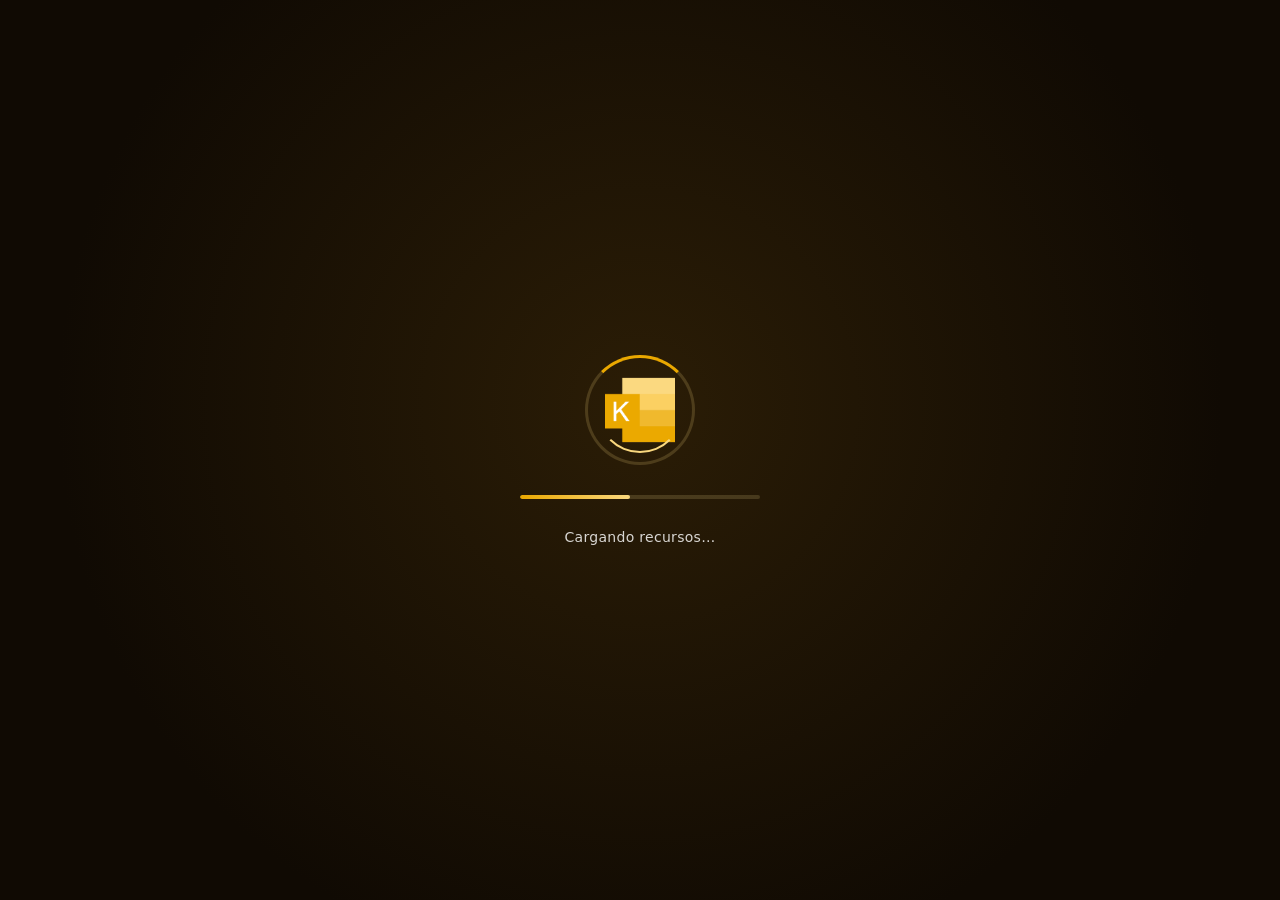
<file: Index.html>
<!DOCTYPE html>
<html lang="es">
<head>
<meta charset="UTF-8">
<meta name="viewport" content="width=device-width, initial-scale=1">
<title>Acceso</title>
<link rel="icon" type="image/png" href="logo.png">
<style>
  :root{
    --amber:#eaa800;      /* tono principal del logo */
    --amber-2:#efb62b;
    --amber-3:#f9ce62;
    --amber-4:#fad87e;
    --ink:#fffcfc;
    --ink-soft:rgba(255, 255, 255, 0.825);
    --glass-edge:rgba(255,226,150,.38);
    --deep:#150f05;
  }
  *{box-sizing:border-box}
  html,body{height:100%;margin:0}
  body{font-family:"Segoe UI",system-ui,-apple-system,Roboto,sans-serif;color:var(--ink);background:var(--deep);overflow:hidden}

  /* ============ FONDO ============ */
  .scene{position:fixed;inset:0;z-index:0;
    background:linear-gradient(180deg,#1b1306 0%,#3b2807 48%,#8a5a06 82%,#e0a010 100%)}
  .glow{position:absolute;border-radius:50%;filter:blur(70px);opacity:.55;animation:drift 18s ease-in-out infinite alternate}
  .glow.a{width:46vmax;height:46vmax;left:-12vmax;top:-14vmax;background:radial-gradient(circle,rgba(250,216,126,.55),transparent 65%)}
  .glow.b{width:40vmax;height:40vmax;right:-10vmax;bottom:-12vmax;background:radial-gradient(circle,rgba(234,168,0,.6),transparent 65%);animation-delay:-6s}
  @keyframes drift{to{transform:translate(4vmax,3vmax) scale(1.08)}}
  .sun{position:absolute;left:50%;top:44%;width:min(30vw,300px);aspect-ratio:1;border-radius:50%;transform:translate(-50%,-50%);
    background:radial-gradient(circle at 50% 40%,#fffbe9 0,#fad87e 45%,#eaa800 100%);
    box-shadow:0 0 100px 34px rgba(250,200,80,.35)}
  .scene svg{position:absolute;left:0;bottom:0;width:100%;height:60%}
  .m1{fill:var(--amber-4);opacity:.35}
  .m2{fill:var(--amber-3);opacity:.5}
  .m3{fill:var(--amber-2);opacity:.75}
  .m4{fill:#1a1206}

  /* ============ PREPANTALLA ============ */
  .preloader{position:fixed;inset:0;z-index:50;display:flex;flex-direction:column;align-items:center;justify-content:center;gap:30px;
    background:radial-gradient(circle at 50% 45%,#2b1d06 0,#100a03 72%);
    transition:opacity 1s ease,visibility 1s ease,transform 1.1s cubic-bezier(.7,0,.2,1)}
  .preloader.done{opacity:0;visibility:hidden;transform:scale(1.06)}
  .pl-logo{position:relative;width:110px;height:110px;display:grid;place-items:center}
  .pl-logo img{width:70px;height:70px;animation:breathe 2.2s ease-in-out infinite}
  .pl-logo::before{content:"";position:absolute;inset:0;border-radius:50%;
    border:3px solid rgba(250,216,126,.18);border-top-color:var(--amber);animation:spin 1.4s cubic-bezier(.5,.1,.5,.9) infinite}
  .pl-logo::after{content:"";position:absolute;inset:12px;border-radius:50%;
    border:2px solid transparent;border-bottom-color:var(--amber-4);animation:spin 2s linear infinite reverse}
  @keyframes spin{to{transform:rotate(360deg)}}
  @keyframes breathe{50%{transform:scale(.9);opacity:.85}}
  .bar{width:min(240px,60vw);height:4px;border-radius:4px;background:rgba(255,226,150,.16);overflow:hidden}
  .bar b{display:block;height:100%;width:0;border-radius:4px;background:linear-gradient(90deg,var(--amber),var(--amber-4));transition:width .25s ease-out}
  .pre-text{font-size:14px;color:var(--ink-soft);letter-spacing:.3px}

  /* ============ TARJETA ============ */
  .stage{position:relative;z-index:1;height:100%;display:flex;align-items:center;justify-content:center;padding:20px}
  .card{width:min(410px,100%);padding:36px 32px 30px;border-radius:28px;
    background:linear-gradient(150deg,rgba(255,240,200,.24),rgba(255,240,200,.07));
    border:1px solid var(--glass-edge);
    box-shadow:0 30px 70px rgba(10,6,0,.6),inset 0 1px 0 rgba(255,245,210,.5);
    backdrop-filter:blur(28px) saturate(170%);-webkit-backdrop-filter:blur(28px) saturate(170%);
    opacity:0;transform:translateY(24px) scale(.97);
    transition:opacity .9s ease .35s,transform .9s cubic-bezier(.2,.9,.3,1) .35s}
  body.ready .card{opacity:1;transform:none}
  .logo{display:block;width:76px;height:76px;margin:0 auto 16px;filter:drop-shadow(0 8px 18px rgba(234,168,0,.45))}
  h1{margin:0 0 6px;text-align:center;font-size:23px;font-weight:650}
  .sub{margin:0 0 26px;text-align:center;font-size:14px;color:var(--ink-soft)}

  .field{position:relative;margin-bottom:14px}
  .field input{width:100%;padding:15px 48px 15px 16px;border-radius:14px;font:inherit;font-size:15.5px;color:#f5f1f1;
    background:rgba(255,245,215,.1);border:1px solid rgba(255,226,150,.32);outline:none;
    transition:border-color .2s,background .2s,box-shadow .2s}
  .field input::placeholder{color:rgba(255,245,215,.55)}
  .field input:focus{border-color:var(--amber-3);background:rgba(255,245,215,.16);box-shadow:0 0 0 4px rgba(234,168,0,.28)}
  .field.error input{border-color:#ff8a7a;box-shadow:0 0 0 4px rgba(255,90,70,.22)}
  .eye{position:absolute;right:6px;top:50%;transform:translateY(-50%);width:38px;height:38px;border:0;border-radius:10px;
    background:transparent;color:rgba(255,245,215,.85);cursor:pointer;display:grid;place-items:center}
  .eye:hover{background:rgba(255,245,215,.14)}
  .eye:focus-visible,.btn:focus-visible{outline:3px solid #fff;outline-offset:2px}
  .eye svg{width:20px;height:20px;stroke:currentColor;fill:none;stroke-width:2;stroke-linecap:round;stroke-linejoin:round}

  .msg{min-height:20px;margin:0 0 12px;font-size:13.5px;color:#ffc2b8;text-align:center}
  .btn{width:100%;padding:14px;border-radius:14px;border:1px solid rgba(255,240,190,.55);font:inherit;font-size:15.5px;font-weight:700;
    color:#2a1b00;cursor:pointer;background:linear-gradient(135deg,var(--amber-3),var(--amber));
    box-shadow:0 8px 22px rgba(234,168,0,.35);transition:transform .15s,filter .15s,opacity .2s}
  .btn:hover:not(:disabled){transform:translateY(-1px);filter:brightness(1.08)}
  .btn:disabled{opacity:.55;cursor:not-allowed}
  .shake{animation:shake .45s}
  @keyframes shake{20%{transform:translateX(-9px)}40%{transform:translateX(8px)}60%{transform:translateX(-5px)}80%{transform:translateX(3px)}}

  body.leaving .card{opacity:0;transform:translateY(-16px) scale(.97);transition:opacity .6s ease,transform .6s ease}
  .veil{position:fixed;inset:0;z-index:60;background:#100a03;opacity:0;pointer-events:none;transition:opacity .7s ease .3s}
  body.leaving .veil{opacity:1}

  @media (prefers-reduced-motion:reduce){
    .glow,.pl-logo img,.pl-logo::before,.pl-logo::after{animation:none}
    .preloader,.card,.veil{transition-duration:.01s;transition-delay:0s}
  }
</style>
</head>
<body>

  <!-- Prepantalla de carga -->
  <div class="preloader" id="pre" aria-live="polite">
    <div class="pl-logo"><img src="logo.png" alt=""></div>
    <div class="bar"><b id="barFill"></b></div>
    <div class="pre-text" id="preText">Preparando tu espacio…</div>
  </div>

  <!-- Fondo -->
  <div class="scene" aria-hidden="true">
    <div class="glow a"></div><div class="glow b"></div>
    <div class="sun"></div>
    <svg viewBox="0 0 1440 600" preserveAspectRatio="none">
      <path class="m1" d="M0 330 L170 210 L300 300 L470 170 L640 310 L800 220 L980 330 L1160 200 L1320 290 L1440 240 L1440 600 L0 600Z"/>
      <path class="m2" d="M0 400 L140 320 L290 390 L450 300 L620 400 L790 330 L960 410 L1130 320 L1290 400 L1440 350 L1440 600 L0 600Z"/>
      <path class="m3" d="M0 470 L180 410 L340 470 L520 400 L700 480 L880 420 L1060 485 L1240 420 L1440 470 L1440 600 L0 600Z"/>
      <path class="m4" d="M0 540 Q360 490 720 535 T1440 520 L1440 600 L0 600Z"/>
    </svg>
  </div>

  <!-- Acceso -->
  <main class="stage">
    <form class="card" id="form" autocomplete="off" novalidate>
      <img class="logo" src="logo.png" alt="Logo">
      <h1>Bienvenido</h1>
      <p class="sub">Ingresa tu contraseña para continuar</p>

      <div class="field" id="field">
        <input type="password" id="pass" placeholder="Contraseña" aria-label="Contraseña" autocomplete="current-password">
        <button type="button" class="eye" id="eye" aria-label="Mostrar contraseña">
          <svg viewBox="0 0 24 24"><path d="M2 12s3.6-7 10-7 10 7 10 7-3.6 7-10 7S2 12 2 12z"/><circle cx="12" cy="12" r="3"/></svg>
        </button>
      </div>

      <p class="msg" id="msg" role="alert"></p>
      <button class="btn" id="go" type="submit">Entrar</button>
    </form>
  </main>

  <div class="veil"></div>

<script>
/* =====================================================
   CONFIGURACIÓN — se edita solo desde este archivo
   =====================================================
   PASSWORD_HASH es el SHA-256 de la contraseña (no el texto).

   CÓMO CAMBIAR LA CONTRASEÑA
   1) Abre la consola del navegador (F12 → pestaña Consola).
   2) Pega esto, cambiando NuevaClave por tu nueva contraseña, y pulsa Enter:
        crypto.subtle.digest('SHA-256',new TextEncoder().encode('NuevaClave'))
          .then(b=>console.log([...new Uint8Array(b)].map(x=>x.toString(16).padStart(2,'0')).join('')))
   3) Copia el texto largo que aparece y pégalo en PASSWORD_HASH (entre comillas).
   4) Guarda el archivo y recarga la página.
   (En Linux/Mac también sirve:  printf '%s' 'NuevaClave' | sha256sum)
   Distingue mayúsculas y minúsculas: 'PREDATOR1a' ≠ 'predator1a'. */
var CONFIG = {
  PASSWORD_HASH: 'a0751b390bf56e672f07ae8787f449c37454405a436992c3815d33ffc4b24f21',
  REDIRECT: '../html/index1.html',    // página a la que se entra al acceder
  SESSION_KEY: '__app_auth',  // marca de sesión (se borra al cerrar la pestaña)
  MAX_ATTEMPTS: 5,            // intentos antes del bloqueo temporal
  LOCK_SECONDS: 30
};

(function () {
  'use strict';
  var $ = function (id) { return document.getElementById(id); };
  var pre = $('pre'), fill = $('barFill'), preText = $('preText');
  var form = $('form'), pass = $('pass'), msg = $('msg'), go = $('go'), field = $('field'), eye = $('eye');

  /* Si ya hay sesión activa, entra directo */
  try { if (sessionStorage.getItem(CONFIG.SESSION_KEY) === '1') { location.replace(CONFIG.REDIRECT); return; } } catch (e) {}

  /* ---------- Prepantalla de carga ---------- */
  var steps = [
    [18, 'Preparando tu espacio…'],
    [46, 'Cargando recursos…'],
    [74, 'Verificando seguridad…'],
    [100, 'Todo listo']
  ];
  var i = 0;
  (function next() {
    if (i >= steps.length) {
      setTimeout(function () {
        pre.classList.add('done');
        document.body.classList.add('ready');
        setTimeout(function () { pass.focus(); }, 900);
      }, 450);
      return;
    }
    fill.style.width = steps[i][0] + '%';
    preText.textContent = steps[i][1];
    i++;
    setTimeout(next, 520 + Math.random() * 280);
  })();

  /* ---------- Utilidades ---------- */
  function sha256(text) {
    return crypto.subtle.digest('SHA-256', new TextEncoder().encode(text)).then(function (buf) {
      return Array.prototype.map.call(new Uint8Array(buf), function (b) {
        return ('0' + b.toString(16)).slice(-2);
      }).join('');
    });
  }

  function fail(text) {
    msg.textContent = text;
    field.classList.add('error');
    form.classList.remove('shake'); void form.offsetWidth; form.classList.add('shake');
    pass.select();
  }

  /* ---------- Bloqueo por intentos (persistente) ---------- */
  var LOCK_KEY = '__app_lock';
  function lockedUntil() { try { return +localStorage.getItem(LOCK_KEY) || 0; } catch (e) { return 0; } }
  var attempts = 0, lockTimer = null;

  function startLock(until) {
    go.disabled = true; pass.disabled = true;
    clearInterval(lockTimer);
    lockTimer = setInterval(function () {
      var left = Math.ceil((until - Date.now()) / 1000);
      if (left <= 0) {
        clearInterval(lockTimer); go.disabled = false; pass.disabled = false;
        msg.textContent = ''; field.classList.remove('error'); attempts = 0; pass.focus();
      } else {
        msg.textContent = 'Demasiados intentos. Espera ' + left + ' s.';
      }
    }, 250);
  }
  if (lockedUntil() > Date.now()) startLock(lockedUntil());

  /* ---------- Enviar ---------- */
  form.addEventListener('submit', function (e) {
    e.preventDefault();
    if (go.disabled) return;
    var value = pass.value;
    if (!value) { fail('Escribe tu contraseña.'); return; }
    go.disabled = true;

    if (!(window.crypto && crypto.subtle)) {
      go.disabled = false;
      fail('Abre la página desde localhost o https para validar la contraseña.');
      return;
    }

    sha256(value).then(function (h) {
      if (h === CONFIG.PASSWORD_HASH) {
        try { sessionStorage.setItem(CONFIG.SESSION_KEY, '1'); localStorage.removeItem(LOCK_KEY); } catch (e) {}
        msg.textContent = ''; field.classList.remove('error');
        document.body.classList.add('leaving');
        setTimeout(function () { location.href = CONFIG.REDIRECT; }, 1000);
      } else {
        attempts++;
        go.disabled = false;
        if (attempts >= CONFIG.MAX_ATTEMPTS) {
          var until = Date.now() + CONFIG.LOCK_SECONDS * 1000;
          try { localStorage.setItem(LOCK_KEY, String(until)); } catch (e) {}
          fail('Contraseña incorrecta.');
          startLock(until);
        } else {
          fail('Contraseña incorrecta. Intentos restantes: ' + (CONFIG.MAX_ATTEMPTS - attempts));
        }
        pass.value = '';
      }
    });
  });

  pass.addEventListener('input', function () { field.classList.remove('error'); msg.textContent = ''; });

  /* ---------- Mostrar / ocultar ---------- */
  eye.addEventListener('click', function () {
    var show = pass.type === 'password';
    pass.type = show ? 'text' : 'password';
    eye.setAttribute('aria-label', show ? 'Ocultar contraseña' : 'Mostrar contraseña');
    pass.focus();
  });
})();
</script>
</body>
</html>
</file>
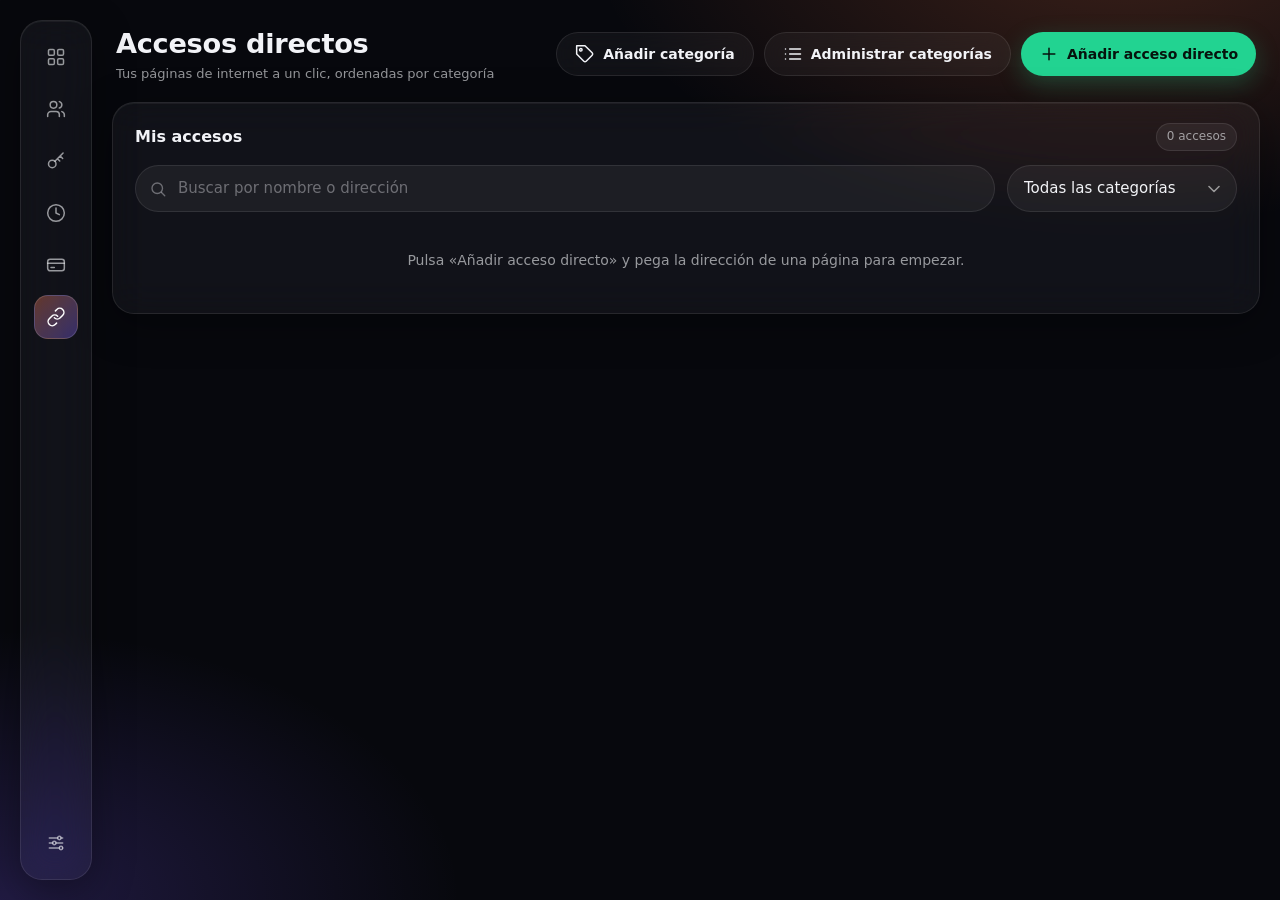
<file: html/accesos.html>
<!DOCTYPE html>
<html lang="es">
<head>
  <meta charset="utf-8">
  <meta name="viewport" content="width=device-width, initial-scale=1">
  <meta name="color-scheme" content="dark">
  <title>Accesos directos · Panel de clientes</title>
  <link rel="stylesheet" href="../css/styles.css">
  <script src="../js/config.js"></script>
  <script src="../js/sheets.js" defer></script>
  <link rel="stylesheet" href="../css/cuentas.css"><!-- botones, ventanas flotantes, formularios y avisos -->
  <link rel="stylesheet" href="../css/clientes.css"><!-- buscador -->
  <link rel="stylesheet" href="../css/accesos.css">
  <script src="../js/accesos.js" defer></script>
   <link rel="icon" type="image/png" href="../logo.png">
</head>
<body>

  <!-- Iconos (sprite SVG) -->
  <svg width="0" height="0" style="position:absolute" aria-hidden="true" focusable="false">
    <defs>
      <symbol id="i-dashboard" viewBox="0 0 24 24"><rect x="3" y="3" width="7" height="7" rx="1.5"/><rect x="14" y="3" width="7" height="7" rx="1.5"/><rect x="3" y="14" width="7" height="7" rx="1.5"/><rect x="14" y="14" width="7" height="7" rx="1.5"/></symbol>
      <symbol id="i-users" viewBox="0 0 24 24"><path d="M16 21v-2a4 4 0 0 0-4-4H6a4 4 0 0 0-4 4v2"/><circle cx="9" cy="7" r="4"/><path d="M22 21v-2a4 4 0 0 0-3-3.87"/><path d="M16 3.13a4 4 0 0 1 0 7.75"/></symbol>
      <symbol id="i-key" viewBox="0 0 24 24"><circle cx="7.5" cy="15.5" r="4.5"/><path d="m10.7 12.3 9.8-9.8M17 6l3 3M14 9.5l2.5 2.5"/></symbol>
      <symbol id="i-clock" viewBox="0 0 24 24"><circle cx="12" cy="12" r="10"/><path d="M12 6v6l4 2"/></symbol>
      <symbol id="i-card" viewBox="0 0 24 24"><rect x="2" y="5" width="20" height="14" rx="3"/><path d="M2 10h20M6 15h4"/></symbol>
      <symbol id="i-settings" viewBox="0 0 24 24"><path d="M4 6h10M18 6h2M4 12h4M12 12h8M4 18h12M20 18h0"/><circle cx="16" cy="6" r="2"/><circle cx="10" cy="12" r="2"/><circle cx="18" cy="18" r="2"/></symbol>
      <symbol id="i-link" viewBox="0 0 24 24"><path d="M10 13a5 5 0 0 0 7.07 0l3-3a5 5 0 0 0-7.07-7.07l-1.7 1.7"/><path d="M14 11a5 5 0 0 0-7.07 0l-3 3a5 5 0 0 0 7.07 7.07l1.7-1.7"/></symbol>
      <symbol id="i-plus" viewBox="0 0 24 24"><path d="M12 5v14M5 12h14"/></symbol>
      <symbol id="i-x" viewBox="0 0 24 24"><path d="M18 6 6 18M6 6l12 12"/></symbol>
      <symbol id="i-tag" viewBox="0 0 24 24"><path d="M20.6 13.4 13.4 20.6a2 2 0 0 1-2.8 0L2 12V2h10l8.6 8.6a2 2 0 0 1 0 2.8z"/><circle cx="7" cy="7" r="1.5"/></symbol>
      <symbol id="i-list" viewBox="0 0 24 24"><path d="M8 6h13M8 12h13M8 18h13M3 6h.01M3 12h.01M3 18h.01"/></symbol>
      <symbol id="i-pencil" viewBox="0 0 24 24"><path d="M17 3a2.85 2.83 0 1 1 4 4L7.5 20.5 2 22l1.5-5.5Z"/></symbol>
      <symbol id="i-trash" viewBox="0 0 24 24"><path d="M3 6h18M8 6V4a1 1 0 0 1 1-1h6a1 1 0 0 1 1 1v2M19 6l-1 14a2 2 0 0 1-2 2H8a2 2 0 0 1-2-2L5 6M10 11v6M14 11v6"/></symbol>
      <symbol id="i-search" viewBox="0 0 24 24"><circle cx="11" cy="11" r="7"/><path d="m21 21-4.3-4.3"/></symbol>
      <symbol id="i-external" viewBox="0 0 24 24"><path d="M7 17 17 7M8 7h9v9"/></symbol>
    </defs>
  </svg>

  <div class="app">

    <!-- Menú lateral (en móvil pasa a barra inferior) -->
    <nav class="sidebar glass" aria-label="Navegación principal">
      <ul>
        <li><a href="index1.html" class="nav-link" data-label="Dashboard"><svg class="icon" aria-hidden="true"><use href="#i-dashboard"/></svg><span class="sr-only">Dashboard</span></a></li>
        <li><a href="clientes.html" class="nav-link" data-label="Clientes"><svg class="icon" aria-hidden="true"><use href="#i-users"/></svg><span class="sr-only">Clientes</span></a></li>
        <li><a href="cuentas.html" class="nav-link" data-label="Cuentas"><svg class="icon" aria-hidden="true"><use href="#i-key"/></svg><span class="sr-only">Cuentas</span></a></li>
        <li><a href="vencimientos.html" class="nav-link" data-label="Vencimientos"><svg class="icon" aria-hidden="true"><use href="#i-clock"/></svg><span class="sr-only">Vencimientos</span></a></li>
        <li><a href="tarjetas.html" class="nav-link" data-label="Tarjetas"><svg class="icon" aria-hidden="true"><use href="#i-card"/></svg><span class="sr-only">Tarjetas</span></a></li>
        <li><a href="accesos.html" class="nav-link is-active" aria-current="page" data-label="Accesos directos"><svg class="icon" aria-hidden="true"><use href="#i-link"/></svg><span class="sr-only">Accesos directos</span></a></li>
        <li class="push"><a href="ajustes.html" class="nav-link" data-label="Ajustes"><svg class="icon" aria-hidden="true"><use href="#i-settings"/></svg><span class="sr-only">Ajustes</span></a></li>
      </ul>
    </nav>

    <main class="main">

      <header class="topbar">
        <div>
          <h1>Accesos directos</h1>
          <p class="date is-plain">Tus páginas de internet a un clic, ordenadas por categoría</p>
        </div>
        <div class="actions">
          <button type="button" class="btn btn-ghost" id="btn-add-cat">
            <svg class="icon" aria-hidden="true"><use href="#i-tag"/></svg>
            Añadir categoría
          </button>
          <button type="button" class="btn btn-ghost" id="btn-manage-cat">
            <svg class="icon" aria-hidden="true"><use href="#i-list"/></svg>
            Administrar categorías
          </button>
          <button type="button" class="btn btn-primary" id="btn-add-link">
            <svg class="icon" aria-hidden="true"><use href="#i-plus"/></svg>
            Añadir acceso directo
          </button>
        </div>
      </header>

      <section class="card glass" aria-labelledby="lista-title">
        <div class="card-head">
          <h2 id="lista-title">Mis accesos</h2>
          <span class="chip" id="count-accesos">0 accesos</span>
        </div>

        <div class="toolbar">
          <div class="search">
            <svg class="icon" aria-hidden="true"><use href="#i-search"/></svg>
            <label for="buscar" class="sr-only">Buscar por nombre o dirección</label>
            <input id="buscar" type="search" placeholder="Buscar por nombre o dirección" autocomplete="off">
          </div>
          <div class="select-wrap">
            <label for="filtro-cat" class="sr-only">Filtrar por categoría</label>
            <select id="filtro-cat" class="toolbar-select">
              <option value="todas">Todas las categorías</option>
            </select>
          </div>
        </div>

        <div id="grupos"></div>
      </section>

    </main>
  </div>

  <!-- ===== Ventana: añadir categoría ===== -->
  <dialog class="modal" id="dlg-cat" aria-labelledby="dlg-cat-title">
    <div class="modal-body">
      <div class="modal-head">
        <h2 id="dlg-cat-title">Añadir categoría</h2>
        <button type="button" class="icon-btn" data-close aria-label="Cerrar"><svg class="icon" aria-hidden="true"><use href="#i-x"/></svg></button>
      </div>
      <form id="form-cat" novalidate>
        <div class="field">
          <label for="cat-nombre">Nombre de la categoría</label>
          <input id="cat-nombre" type="text" maxlength="40" autocomplete="off" placeholder="Ej: Banca" required>
        </div>
        <p class="form-error" id="cat-error" role="alert"></p>
        <div class="modal-actions">
          <button type="button" class="btn btn-ghost" data-close>Cancelar</button>
          <button type="submit" class="btn btn-primary">Crear categoría</button>
        </div>
      </form>
    </div>
  </dialog>

  <!-- ===== Ventana: añadir / editar acceso directo ===== -->
  <dialog class="modal" id="dlg-link" aria-labelledby="dlg-link-title">
    <div class="modal-body">
      <div class="modal-head">
        <h2 id="dlg-link-title">Añadir acceso directo</h2>
        <button type="button" class="icon-btn" data-close aria-label="Cerrar"><svg class="icon" aria-hidden="true"><use href="#i-x"/></svg></button>
      </div>
      <form id="form-link" novalidate>
        <div class="field">
          <label for="l-url">Dirección de la página</label>
          <input id="l-url" type="text" inputmode="url" maxlength="2000" autocomplete="off" autocapitalize="off" spellcheck="false" placeholder="Pega aquí la URL, por ejemplo https://www.ejemplo.com" required>
        </div>
        <div class="field">
          <label for="l-nombre">Nombre (opcional)</label>
          <input id="l-nombre" type="text" maxlength="50" autocomplete="off" placeholder="Se usa el nombre del sitio si lo dejas vacío">
        </div>
        <div class="field">
          <label for="l-cat">Categoría</label>
          <select id="l-cat"></select>
        </div>
        <p class="form-error" id="link-error" role="alert"></p>
        <div class="modal-actions">
          <button type="button" class="btn btn-ghost" data-close>Cancelar</button>
          <button type="submit" class="btn btn-primary" id="link-submit">Guardar acceso</button>
        </div>
      </form>
    </div>
  </dialog>

  <!-- ===== Ventana: administrar categorías ===== -->
  <dialog class="modal" id="dlg-manage" aria-labelledby="dlg-manage-title">
    <div class="modal-body">
      <div class="modal-head">
        <h2 id="dlg-manage-title">Administrar categorías</h2>
        <button type="button" class="icon-btn" data-close aria-label="Cerrar"><svg class="icon" aria-hidden="true"><use href="#i-x"/></svg></button>
      </div>
      <ul class="list" id="lista-categorias"></ul>
      <div class="modal-actions">
        <button type="button" class="btn btn-ghost" data-close>Cerrar</button>
      </div>
    </div>
  </dialog>

  <!-- ===== Ventana: confirmar eliminación ===== -->
  <dialog class="modal" id="dlg-confirm" aria-labelledby="confirm-title" aria-describedby="confirm-msg">
    <div class="modal-body">
      <div class="modal-head">
        <h2 id="confirm-title">¿Borrar?</h2>
      </div>
      <p class="modal-text" id="confirm-msg"></p>
      <form method="dialog" class="modal-actions">
        <button type="submit" class="btn btn-ghost" value="cancel" autofocus>Cancelar</button>
        <button type="submit" class="btn btn-danger" value="ok" id="confirm-ok">Borrar</button>
      </form>
    </div>
  </dialog>

  <div class="toasts" id="toasts" aria-live="polite"></div>

</body>
</html>
</file>
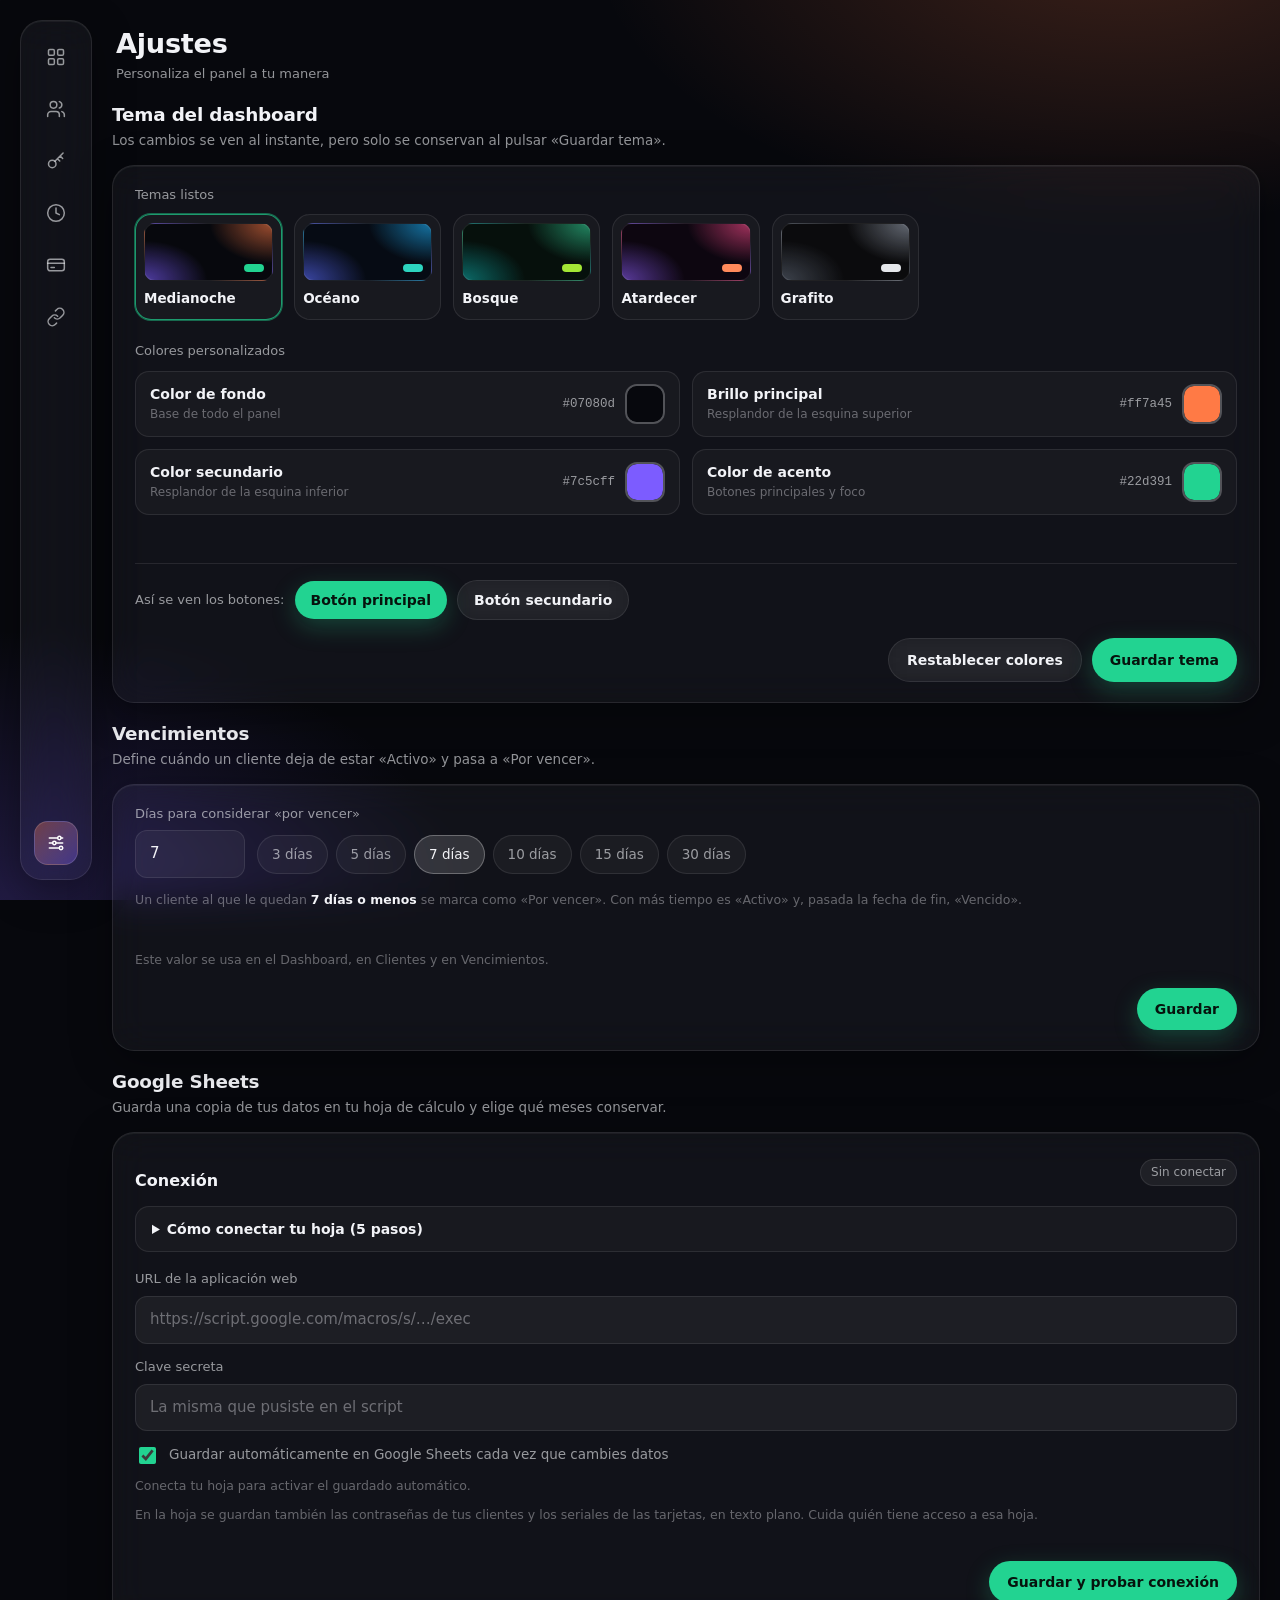
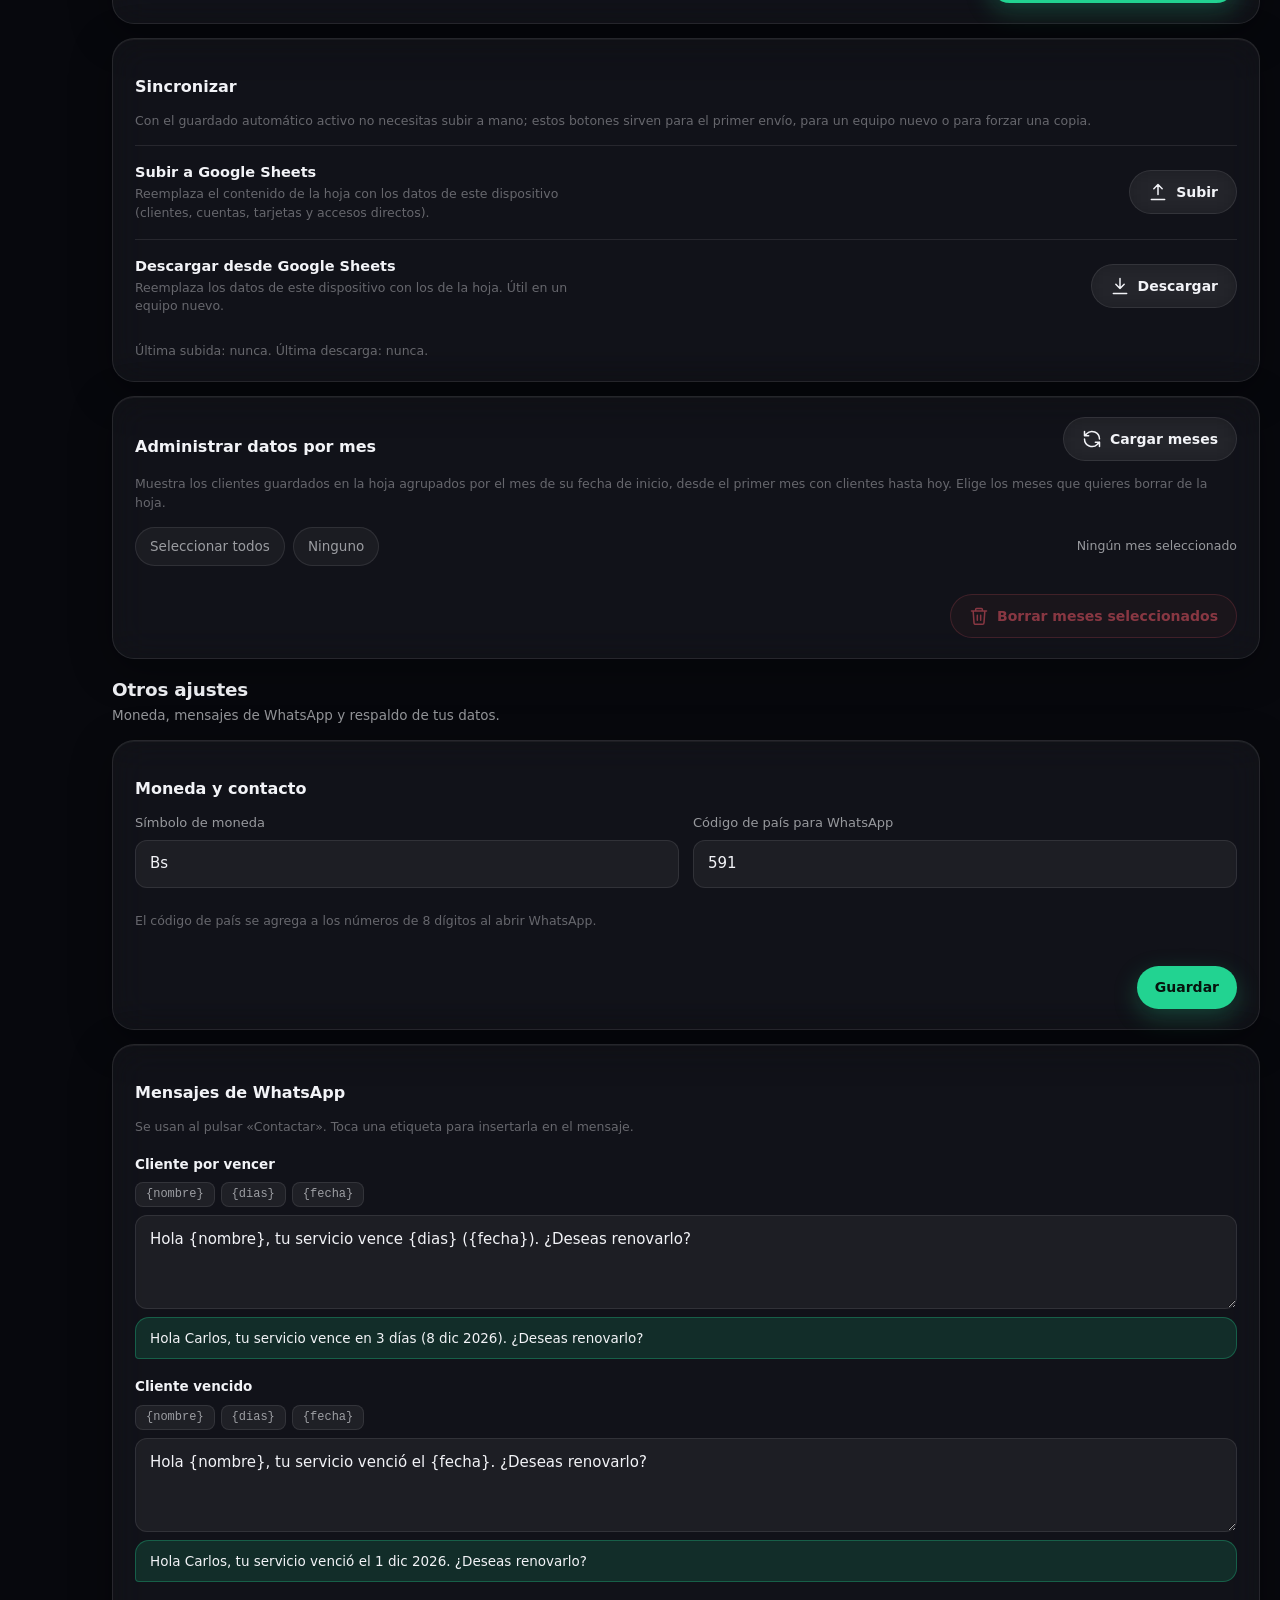
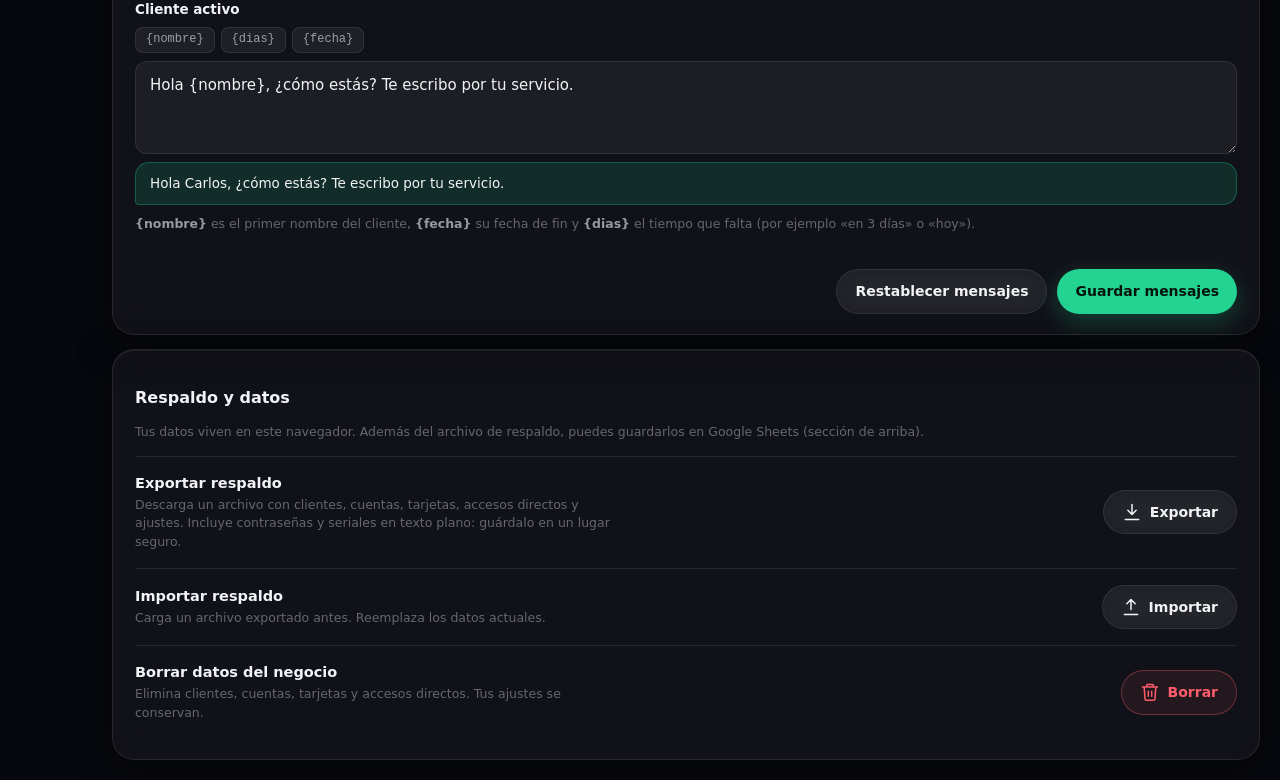
<file: html/ajustes.html>
<!DOCTYPE html>
<html lang="es">
<head>
  <meta charset="utf-8">
  <meta name="viewport" content="width=device-width, initial-scale=1">
  <meta name="color-scheme" content="dark">
  <title>Ajustes · Panel de clientes</title>
  <link rel="stylesheet" href="../css/styles.css">
  <script src="../js/config.js"></script>
  <link rel="stylesheet" href="../css/cuentas.css"><!-- botones, ventanas flotantes, formularios y avisos -->
  <link rel="stylesheet" href="../css/ajustes.css">
  <script src="../js/sheets.js" defer></script>
  <script src="../js/ajustes.js" defer></script>
   <link rel="icon" type="image/png" href="../logo.png">
</head>
<body>

  <!-- Iconos (sprite SVG) -->
  <svg width="0" height="0" style="position:absolute" aria-hidden="true" focusable="false">
    <defs>
      <symbol id="i-dashboard" viewBox="0 0 24 24"><rect x="3" y="3" width="7" height="7" rx="1.5"/><rect x="14" y="3" width="7" height="7" rx="1.5"/><rect x="3" y="14" width="7" height="7" rx="1.5"/><rect x="14" y="14" width="7" height="7" rx="1.5"/></symbol>
      <symbol id="i-users" viewBox="0 0 24 24"><path d="M16 21v-2a4 4 0 0 0-4-4H6a4 4 0 0 0-4 4v2"/><circle cx="9" cy="7" r="4"/><path d="M22 21v-2a4 4 0 0 0-3-3.87"/><path d="M16 3.13a4 4 0 0 1 0 7.75"/></symbol>
      <symbol id="i-key" viewBox="0 0 24 24"><circle cx="7.5" cy="15.5" r="4.5"/><path d="m10.7 12.3 9.8-9.8M17 6l3 3M14 9.5l2.5 2.5"/></symbol>
      <symbol id="i-clock" viewBox="0 0 24 24"><circle cx="12" cy="12" r="10"/><path d="M12 6v6l4 2"/></symbol>
      <symbol id="i-card" viewBox="0 0 24 24"><rect x="2" y="5" width="20" height="14" rx="3"/><path d="M2 10h20M6 15h4"/></symbol>
      <symbol id="i-settings" viewBox="0 0 24 24"><path d="M4 6h10M18 6h2M4 12h4M12 12h8M4 18h12M20 18h0"/><circle cx="16" cy="6" r="2"/><circle cx="10" cy="12" r="2"/><circle cx="18" cy="18" r="2"/></symbol>
      <symbol id="i-download" viewBox="0 0 24 24"><path d="M12 3v12M7 10l5 5 5-5M4 21h16"/></symbol>
      <symbol id="i-upload" viewBox="0 0 24 24"><path d="M12 15V3M7 8l5-5 5 5M4 21h16"/></symbol>
      <symbol id="i-trash" viewBox="0 0 24 24"><path d="M3 6h18M8 6V4a1 1 0 0 1 1-1h6a1 1 0 0 1 1 1v2M19 6l-1 14a2 2 0 0 1-2 2H8a2 2 0 0 1-2-2L5 6M10 11v6M14 11v6"/></symbol>
      <symbol id="i-sheet" viewBox="0 0 24 24"><rect x="3" y="3" width="18" height="18" rx="2"/><path d="M3 9h18M3 15h18M9 3v18"/></symbol>
      <symbol id="i-refresh" viewBox="0 0 24 24"><path d="M21 12a9 9 0 0 0-15.5-6.2L3 8M3 3v5h5M3 12a9 9 0 0 0 15.5 6.2L21 16M21 21v-5h-5"/></symbol>
      <symbol id="i-link" viewBox="0 0 24 24"><path d="M10 13a5 5 0 0 0 7.07 0l3-3a5 5 0 0 0-7.07-7.07l-1.7 1.7"/><path d="M14 11a5 5 0 0 0-7.07 0l-3 3a5 5 0 0 0 7.07 7.07l1.7-1.7"/></symbol>
    </defs>
  </svg>

  <div class="app">

    <!-- Menú lateral (en móvil pasa a barra inferior) -->
    <nav class="sidebar glass" aria-label="Navegación principal">
      <ul>
        <li><a href="index1.html" class="nav-link" data-label="Dashboard"><svg class="icon" aria-hidden="true"><use href="#i-dashboard"/></svg><span class="sr-only">Dashboard</span></a></li>
        <li><a href="clientes.html" class="nav-link" data-label="Clientes"><svg class="icon" aria-hidden="true"><use href="#i-users"/></svg><span class="sr-only">Clientes</span></a></li>
        <li><a href="cuentas.html" class="nav-link" data-label="Cuentas"><svg class="icon" aria-hidden="true"><use href="#i-key"/></svg><span class="sr-only">Cuentas</span></a></li>
        <li><a href="vencimientos.html" class="nav-link" data-label="Vencimientos"><svg class="icon" aria-hidden="true"><use href="#i-clock"/></svg><span class="sr-only">Vencimientos</span></a></li>
        <li><a href="tarjetas.html" class="nav-link" data-label="Tarjetas"><svg class="icon" aria-hidden="true"><use href="#i-card"/></svg><span class="sr-only">Tarjetas</span></a></li>
        <li><a href="accesos.html" class="nav-link" data-label="Accesos directos"><svg class="icon" aria-hidden="true"><use href="#i-link"/></svg><span class="sr-only">Accesos directos</span></a></li>
        <li class="push"><a href="ajustes.html" class="nav-link is-active" aria-current="page" data-label="Ajustes"><svg class="icon" aria-hidden="true"><use href="#i-settings"/></svg><span class="sr-only">Ajustes</span></a></li>
      </ul>
    </nav>

    <main class="main">

      <header class="topbar">
        <div>
          <h1>Ajustes</h1>
          <p class="date is-plain">Personaliza el panel a tu manera</p>
        </div>
      </header>

      <!-- ===== 1. Tema ===== -->
      <section class="settings-section" aria-labelledby="s-tema">
        <div class="section-head">
          <h2 id="s-tema">Tema del dashboard</h2>
          <p>Los cambios se ven al instante, pero solo se conservan al pulsar «Guardar tema».</p>
        </div>

        <div class="card glass">
          <p class="label">Temas listos</p>
          <div class="presets" id="presets" role="group" aria-label="Temas listos"></div>

          <p class="label sep">Colores personalizados</p>
          <div class="color-grid">
            <label class="color-field" for="t-bg">
              <span class="cf-text"><span class="cf-name">Color de fondo</span><span class="cf-hint">Base de todo el panel</span></span>
              <span class="cf-input"><code id="v-bg">#07080d</code><input type="color" id="t-bg" value="#07080d"></span>
            </label>
            <label class="color-field" for="t-warm">
              <span class="cf-text"><span class="cf-name">Brillo principal</span><span class="cf-hint">Resplandor de la esquina superior</span></span>
              <span class="cf-input"><code id="v-warm">#ff7a45</code><input type="color" id="t-warm" value="#ff7a45"></span>
            </label>
            <label class="color-field" for="t-cool">
              <span class="cf-text"><span class="cf-name">Color secundario</span><span class="cf-hint">Resplandor de la esquina inferior</span></span>
              <span class="cf-input"><code id="v-cool">#7c5cff</code><input type="color" id="t-cool" value="#7c5cff"></span>
            </label>
            <label class="color-field" for="t-accent">
              <span class="cf-text"><span class="cf-name">Color de acento</span><span class="cf-hint">Botones principales y foco</span></span>
              <span class="cf-input"><code id="v-accent">#22d391</code><input type="color" id="t-accent" value="#22d391"></span>
            </label>
          </div>

          <p class="hint is-warn" id="tema-warn" role="status"></p>

          <div class="sample" aria-hidden="true">
            <span class="label">Así se ven los botones:</span>
            <span class="btn btn-primary">Botón principal</span>
            <span class="btn btn-ghost">Botón secundario</span>
          </div>

          <div class="btn-row">
            <button type="button" class="btn btn-ghost" id="tema-reset">Restablecer colores</button>
            <button type="button" class="btn btn-primary" id="tema-save">Guardar tema</button>
          </div>
        </div>
      </section>

      <!-- ===== 2. Vencimientos ===== -->
      <section class="settings-section" aria-labelledby="s-venc">
        <div class="section-head">
          <h2 id="s-venc">Vencimientos</h2>
          <p>Define cuándo un cliente deja de estar «Activo» y pasa a «Por vencer».</p>
        </div>

        <div class="card glass">
          <div class="field">
            <label for="d-dias">Días para considerar «por vencer»</label>
            <div class="days-row">
              <input id="d-dias" type="number" inputmode="numeric" min="1" max="90" step="1" value="7">
              <div class="pills" id="dias-pills" role="group" aria-label="Valores sugeridos"></div>
            </div>
            <p class="hint" id="d-help"></p>
          </div>
          <p class="form-error" id="dias-error" role="alert"></p>
          <p class="note">Este valor se usa en el Dashboard, en Clientes y en Vencimientos.</p>
          <div class="btn-row">
            <button type="button" class="btn btn-primary" id="dias-save">Guardar</button>
          </div>
        </div>
      </section>

      <!-- ===== 3. Google Sheets ===== -->
      <section class="settings-section" aria-labelledby="s-sheets">
        <div class="section-head">
          <h2 id="s-sheets">Google Sheets</h2>
          <p>Guarda una copia de tus datos en tu hoja de cálculo y elige qué meses conservar.</p>
        </div>

        <!-- Conexión -->
        <div class="card glass">
          <div class="card-head">
            <h3 class="card-title">Conexión</h3>
            <span class="chip" id="sh-status">Sin conectar</span>
          </div>

          <details class="steps">
            <summary>Cómo conectar tu hoja (5 pasos)</summary>
            <ol>
              <li>Crea una hoja nueva en Google Sheets.</li>
              <li>Entra a <strong>Extensiones &gt; Apps Script</strong>, borra el código y pega todo el contenido del archivo <code>google-apps-script/Code.gs</code>.</li>
              <li>Cambia la <code>CLAVE</code> de la primera línea por una clave tuya y guarda.</li>
              <li>Pulsa <strong>Implementar &gt; Nueva implementación</strong>, elige «Aplicación web», ejecutar como «Yo» y acceso para «Cualquier usuario». Autoriza los permisos.</li>
              <li>Copia la URL que termina en <code>/exec</code> y pégala aquí con tu clave.</li>
            </ol>
            <p class="note">«Cualquier usuario» significa que cualquiera con la URL puede intentar usarla; tu clave es lo que protege los datos. No compartas ni la URL ni la clave.</p>
            <p class="note">Si ya habías pegado una versión anterior del script, reemplázala por la nueva, conserva tu clave y crea una <strong>nueva versión</strong> en «Administrar implementaciones». Sin ese paso, la URL sigue usando el código viejo.</p>
          </details>

          <div class="field">
            <label for="sh-url">URL de la aplicación web</label>
            <input id="sh-url" type="url" placeholder="https://script.google.com/macros/s/…/exec" autocomplete="off" spellcheck="false">
          </div>
          <div class="field">
            <label for="sh-token">Clave secreta</label>
            <input id="sh-token" type="password" autocomplete="off" spellcheck="false" placeholder="La misma que pusiste en el script">
          </div>
          <label class="check"><input type="checkbox" id="sh-auto" checked><span>Guardar automáticamente en Google Sheets cada vez que cambies datos</span></label>
          <p class="note" id="sh-auto-state"></p>
          <p class="note">En la hoja se guardan también las contraseñas de tus clientes y los seriales de las tarjetas, en texto plano. Cuida quién tiene acceso a esa hoja.</p>
          <p class="form-error" id="sh-error" role="alert"></p>
          <div class="btn-row">
            <button type="button" class="btn btn-primary" id="sh-test">Guardar y probar conexión</button>
          </div>
        </div>

        <!-- Sincronizar -->
        <div class="card glass">
          <h3 class="card-title">Sincronizar</h3>
          <p class="note">Con el guardado automático activo no necesitas subir a mano; estos botones sirven para el primer envío, para un equipo nuevo o para forzar una copia.</p>

          <div class="data-row">
            <div>
              <p class="data-title">Subir a Google Sheets</p>
              <p class="data-desc">Reemplaza el contenido de la hoja con los datos de este dispositivo (clientes, cuentas, tarjetas y accesos directos).</p>
            </div>
            <button type="button" class="btn btn-ghost" id="sh-push"><svg class="icon" aria-hidden="true"><use href="#i-upload"/></svg>Subir</button>
          </div>

          <div class="data-row">
            <div>
              <p class="data-title">Descargar desde Google Sheets</p>
              <p class="data-desc">Reemplaza los datos de este dispositivo con los de la hoja. Útil en un equipo nuevo.</p>
            </div>
            <button type="button" class="btn btn-ghost" id="sh-pull"><svg class="icon" aria-hidden="true"><use href="#i-download"/></svg>Descargar</button>
          </div>

          <p class="note" id="sh-last"></p>
        </div>

        <!-- Datos por mes -->
        <div class="card glass">
          <div class="card-head">
            <h3 class="card-title">Administrar datos por mes</h3>
            <button type="button" class="btn btn-ghost" id="mes-load"><svg class="icon" aria-hidden="true"><use href="#i-refresh"/></svg>Cargar meses</button>
          </div>
          <p class="note">Muestra los clientes guardados en la hoja agrupados por el mes de su fecha de inicio, desde el primer mes con clientes hasta hoy. Elige los meses que quieres borrar de la hoja.</p>

          <div class="months-toolbar">
            <button type="button" class="pill" id="mes-all">Seleccionar todos</button>
            <button type="button" class="pill" id="mes-none">Ninguno</button>
            <span class="months-count" id="mes-count" role="status"></span>
          </div>

          <ul class="months" id="meses-lista"></ul>

          <div class="btn-row">
            <button type="button" class="btn btn-danger-ghost" id="mes-delete" disabled><svg class="icon" aria-hidden="true"><use href="#i-trash"/></svg>Borrar meses seleccionados</button>
          </div>
        </div>
      </section>

      <!-- ===== 4. Otros ajustes ===== -->
      <section class="settings-section" aria-labelledby="s-otros">
        <div class="section-head">
          <h2 id="s-otros">Otros ajustes</h2>
          <p>Moneda, mensajes de WhatsApp y respaldo de tus datos.</p>
        </div>

        <!-- Moneda y contacto -->
        <div class="card glass">
          <h3 class="card-title">Moneda y contacto</h3>
          <div class="two-cols">
            <div class="field">
              <label for="g-moneda">Símbolo de moneda</label>
              <input id="g-moneda" type="text" maxlength="6" autocomplete="off" placeholder="Bs">
            </div>
            <div class="field">
              <label for="g-pais">Código de país para WhatsApp</label>
              <input id="g-pais" type="text" inputmode="numeric" maxlength="4" autocomplete="off" placeholder="591">
            </div>
          </div>
          <p class="note">El código de país se agrega a los números de 8 dígitos al abrir WhatsApp.</p>
          <p class="form-error" id="general-error" role="alert"></p>
          <div class="btn-row">
            <button type="button" class="btn btn-primary" id="general-save">Guardar</button>
          </div>
        </div>

        <!-- Mensajes de WhatsApp -->
        <div class="card glass">
          <h3 class="card-title">Mensajes de WhatsApp</h3>
          <p class="note">Se usan al pulsar «Contactar». Toca una etiqueta para insertarla en el mensaje.</p>

          <div class="msg-block" data-estado="porvencer">
            <label for="m-porvencer">Cliente por vencer</label>
            <div class="tokens" role="group" aria-label="Insertar etiqueta">
              <button type="button" class="token" data-token="{nombre}">{nombre}</button>
              <button type="button" class="token" data-token="{dias}">{dias}</button>
              <button type="button" class="token" data-token="{fecha}">{fecha}</button>
            </div>
            <textarea id="m-porvencer" rows="3" maxlength="500"></textarea>
            <p class="bubble" data-preview="porvencer"></p>
          </div>

          <div class="msg-block" data-estado="vencido">
            <label for="m-vencido">Cliente vencido</label>
            <div class="tokens" role="group" aria-label="Insertar etiqueta">
              <button type="button" class="token" data-token="{nombre}">{nombre}</button>
              <button type="button" class="token" data-token="{dias}">{dias}</button>
              <button type="button" class="token" data-token="{fecha}">{fecha}</button>
            </div>
            <textarea id="m-vencido" rows="3" maxlength="500"></textarea>
            <p class="bubble" data-preview="vencido"></p>
          </div>

          <div class="msg-block" data-estado="activo">
            <label for="m-activo">Cliente activo</label>
            <div class="tokens" role="group" aria-label="Insertar etiqueta">
              <button type="button" class="token" data-token="{nombre}">{nombre}</button>
              <button type="button" class="token" data-token="{dias}">{dias}</button>
              <button type="button" class="token" data-token="{fecha}">{fecha}</button>
            </div>
            <textarea id="m-activo" rows="3" maxlength="500"></textarea>
            <p class="bubble" data-preview="activo"></p>
          </div>

          <p class="note"><strong>{nombre}</strong> es el primer nombre del cliente, <strong>{fecha}</strong> su fecha de fin y <strong>{dias}</strong> el tiempo que falta (por ejemplo «en 3 días» o «hoy»).</p>
          <p class="form-error" id="msg-error" role="alert"></p>
          <div class="btn-row">
            <button type="button" class="btn btn-ghost" id="msg-reset">Restablecer mensajes</button>
            <button type="button" class="btn btn-primary" id="msg-save">Guardar mensajes</button>
          </div>
        </div>

        <!-- Respaldo y datos -->
        <div class="card glass">
          <h3 class="card-title">Respaldo y datos</h3>
          <p class="note">Tus datos viven en este navegador. Además del archivo de respaldo, puedes guardarlos en Google Sheets (sección de arriba).</p>

          <div class="data-row">
            <div>
              <p class="data-title">Exportar respaldo</p>
              <p class="data-desc">Descarga un archivo con clientes, cuentas, tarjetas, accesos directos y ajustes. Incluye contraseñas y seriales en texto plano: guárdalo en un lugar seguro.</p>
            </div>
            <button type="button" class="btn btn-ghost" id="data-export"><svg class="icon" aria-hidden="true"><use href="#i-download"/></svg>Exportar</button>
          </div>

          <div class="data-row">
            <div>
              <p class="data-title">Importar respaldo</p>
              <p class="data-desc">Carga un archivo exportado antes. Reemplaza los datos actuales.</p>
            </div>
            <button type="button" class="btn btn-ghost" id="data-import"><svg class="icon" aria-hidden="true"><use href="#i-upload"/></svg>Importar</button>
            <input type="file" id="data-file" accept=".json,application/json" hidden>
          </div>

          <div class="data-row">
            <div>
              <p class="data-title">Borrar datos del negocio</p>
              <p class="data-desc">Elimina clientes, cuentas, tarjetas y accesos directos. Tus ajustes se conservan.</p>
            </div>
            <button type="button" class="btn btn-danger-ghost" id="data-wipe"><svg class="icon" aria-hidden="true"><use href="#i-trash"/></svg>Borrar</button>
          </div>
        </div>
      </section>

    </main>
  </div>

  <!-- ===== Ventana: borrar meses de la hoja ===== -->
  <dialog class="modal" id="dlg-del-months" aria-labelledby="dm-title">
    <div class="modal-body">
      <div class="modal-head">
        <h2 id="dm-title">¿Borrar meses de la hoja?</h2>
        <button type="button" class="icon-btn" data-close aria-label="Cerrar"><svg class="icon" aria-hidden="true"><use href="#i-x"/></svg></button>
      </div>

      <p class="modal-text" id="dm-summary"></p>
      <ul class="dm-list" id="dm-list"></ul>
      <p class="dm-warn" id="dm-warn" hidden></p>

      <label class="check"><input type="checkbox" id="dm-backup" checked><span>Descargar una copia de la hoja antes de borrar</span></label>
      <label class="check"><input type="checkbox" id="dm-local" checked><span>También borrarlos de este dispositivo (si no, volverían al subir datos)</span></label>

      <div class="field">
        <label for="dm-word">Escribe <strong>BORRAR</strong> para confirmar</label>
        <input id="dm-word" type="text" autocomplete="off" spellcheck="false">
      </div>
      <p class="form-error" id="dm-error" role="alert"></p>

      <div class="modal-actions">
        <button type="button" class="btn btn-ghost" data-close>Cancelar</button>
        <button type="button" class="btn btn-danger" id="dm-confirm" disabled>Borrar meses</button>
      </div>
    </div>
  </dialog>

  <!-- ===== Ventana: confirmar ===== -->
  <dialog class="modal" id="dlg-confirm" aria-labelledby="confirm-title" aria-describedby="confirm-msg">
    <div class="modal-body">
      <div class="modal-head">
        <h2 id="confirm-title">¿Continuar?</h2>
      </div>
      <p class="modal-text" id="confirm-msg"></p>
      <form method="dialog" class="modal-actions">
        <button type="submit" class="btn btn-ghost" value="cancel" autofocus>Cancelar</button>
        <button type="submit" class="btn btn-danger" value="ok" id="confirm-ok">Confirmar</button>
      </form>
    </div>
  </dialog>

  <div class="toasts" id="toasts" aria-live="polite"></div>

</body>
</html>
</file>
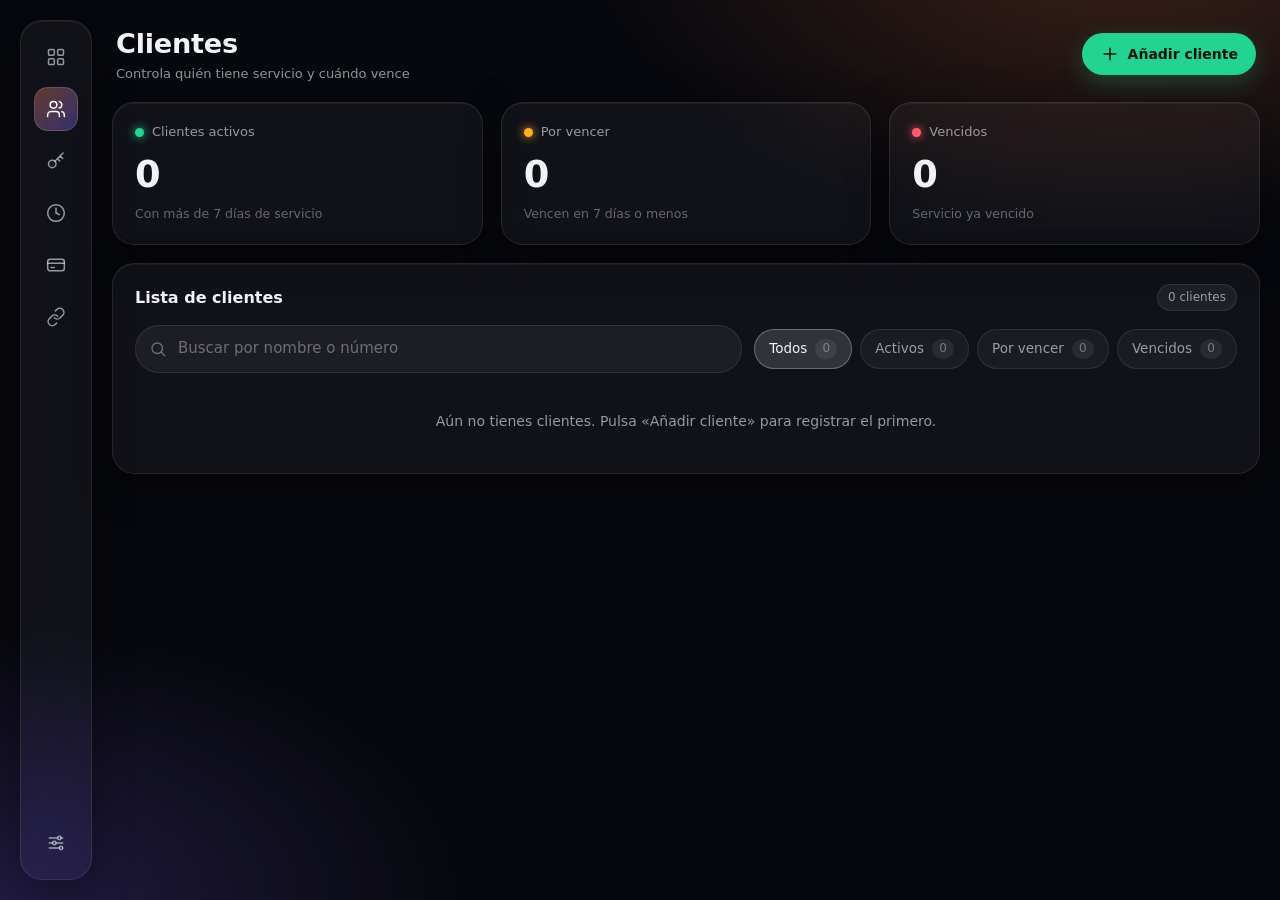
<file: html/clientes.html>
<!DOCTYPE html>
<html lang="es">
<head>
  <meta charset="utf-8">
  <meta name="viewport" content="width=device-width, initial-scale=1">
  <meta name="color-scheme" content="dark">
  <title>Clientes · Panel de clientes</title>
  <link rel="stylesheet" href="../css/styles.css">
  <script src="../js/config.js"></script>
  <script src="../js/sheets.js" defer></script>
  <link rel="stylesheet" href="../css/cuentas.css"><!-- botones, ventanas flotantes, formularios y avisos -->
  <link rel="stylesheet" href="../css/clientes.css">
  <script src="../js/clientes.js" defer></script>
   <link rel="icon" type="image/png" href="../logo.png">
</head>
<body>

  <!-- Iconos (sprite SVG) -->
  <svg width="0" height="0" style="position:absolute" aria-hidden="true" focusable="false">
    <defs>
      <symbol id="i-dashboard" viewBox="0 0 24 24"><rect x="3" y="3" width="7" height="7" rx="1.5"/><rect x="14" y="3" width="7" height="7" rx="1.5"/><rect x="3" y="14" width="7" height="7" rx="1.5"/><rect x="14" y="14" width="7" height="7" rx="1.5"/></symbol>
      <symbol id="i-users" viewBox="0 0 24 24"><path d="M16 21v-2a4 4 0 0 0-4-4H6a4 4 0 0 0-4 4v2"/><circle cx="9" cy="7" r="4"/><path d="M22 21v-2a4 4 0 0 0-3-3.87"/><path d="M16 3.13a4 4 0 0 1 0 7.75"/></symbol>
      <symbol id="i-key" viewBox="0 0 24 24"><circle cx="7.5" cy="15.5" r="4.5"/><path d="m10.7 12.3 9.8-9.8M17 6l3 3M14 9.5l2.5 2.5"/></symbol>
      <symbol id="i-clock" viewBox="0 0 24 24"><circle cx="12" cy="12" r="10"/><path d="M12 6v6l4 2"/></symbol>
      <symbol id="i-card" viewBox="0 0 24 24"><rect x="2" y="5" width="20" height="14" rx="3"/><path d="M2 10h20M6 15h4"/></symbol>
      <symbol id="i-settings" viewBox="0 0 24 24"><path d="M4 6h10M18 6h2M4 12h4M12 12h8M4 18h12M20 18h0"/><circle cx="16" cy="6" r="2"/><circle cx="10" cy="12" r="2"/><circle cx="18" cy="18" r="2"/></symbol>
      <symbol id="i-plus" viewBox="0 0 24 24"><path d="M12 5v14M5 12h14"/></symbol>
      <symbol id="i-x" viewBox="0 0 24 24"><path d="M18 6 6 18M6 6l12 12"/></symbol>
      <symbol id="i-trash" viewBox="0 0 24 24"><path d="M3 6h18M8 6V4a1 1 0 0 1 1-1h6a1 1 0 0 1 1 1v2M19 6l-1 14a2 2 0 0 1-2 2H8a2 2 0 0 1-2-2L5 6M10 11v6M14 11v6"/></symbol>
      <symbol id="i-user" viewBox="0 0 24 24"><path d="M20 21v-2a4 4 0 0 0-4-4H8a4 4 0 0 0-4 4v2"/><circle cx="12" cy="7" r="4"/></symbol>
      <symbol id="i-lock" viewBox="0 0 24 24"><rect x="4" y="11" width="16" height="10" rx="2"/><path d="M8 11V7a4 4 0 0 1 8 0v4"/></symbol>
      <symbol id="i-chat" viewBox="0 0 24 24"><path d="M7.9 20A9 9 0 1 0 4 16.1L2 22Z"/></symbol>
      <symbol id="i-pencil" viewBox="0 0 24 24"><path d="M17 3a2.85 2.83 0 1 1 4 4L7.5 20.5 2 22l1.5-5.5Z"/></symbol>
      <symbol id="i-eye" viewBox="0 0 24 24"><path d="M2 12s3.5-7 10-7 10 7 10 7-3.5 7-10 7S2 12 2 12z"/><circle cx="12" cy="12" r="3"/></symbol>
      <symbol id="i-eye-off" viewBox="0 0 24 24"><path d="M3 3l18 18"/><path d="M10.6 5.1A10 10 0 0 1 12 5c6.5 0 10 7 10 7a17 17 0 0 1-3.2 4.2M6.6 6.6A17 17 0 0 0 2 12s3.5 7 10 7a9.7 9.7 0 0 0 4-.9"/></symbol>
      <symbol id="i-search" viewBox="0 0 24 24"><circle cx="11" cy="11" r="7"/><path d="m21 21-4.3-4.3"/></symbol>
      <symbol id="i-link" viewBox="0 0 24 24"><path d="M10 13a5 5 0 0 0 7.07 0l3-3a5 5 0 0 0-7.07-7.07l-1.7 1.7"/><path d="M14 11a5 5 0 0 0-7.07 0l-3 3a5 5 0 0 0 7.07 7.07l1.7-1.7"/></symbol>
    </defs>
  </svg>

  <div class="app">

    <!-- Menú lateral (en móvil pasa a barra inferior) -->
    <nav class="sidebar glass" aria-label="Navegación principal">
      <ul>
        <li><a href="index1.html" class="nav-link" data-label="Dashboard"><svg class="icon" aria-hidden="true"><use href="#i-dashboard"/></svg><span class="sr-only">Dashboard</span></a></li>
        <li><a href="clientes.html" class="nav-link is-active" aria-current="page" data-label="Clientes"><svg class="icon" aria-hidden="true"><use href="#i-users"/></svg><span class="sr-only">Clientes</span></a></li>
        <li><a href="cuentas.html" class="nav-link" data-label="Cuentas"><svg class="icon" aria-hidden="true"><use href="#i-key"/></svg><span class="sr-only">Cuentas</span></a></li>
        <li><a href="vencimientos.html" class="nav-link" data-label="Vencimientos"><svg class="icon" aria-hidden="true"><use href="#i-clock"/></svg><span class="sr-only">Vencimientos</span></a></li>
        <li><a href="tarjetas.html" class="nav-link" data-label="Tarjetas"><svg class="icon" aria-hidden="true"><use href="#i-card"/></svg><span class="sr-only">Tarjetas</span></a></li>
        <li><a href="accesos.html" class="nav-link" data-label="Accesos directos"><svg class="icon" aria-hidden="true"><use href="#i-link"/></svg><span class="sr-only">Accesos directos</span></a></li>
        <li class="push"><a href="ajustes.html" class="nav-link" data-label="Ajustes"><svg class="icon" aria-hidden="true"><use href="#i-settings"/></svg><span class="sr-only">Ajustes</span></a></li>
      </ul>
    </nav>

    <main class="main">

      <header class="topbar">
        <div>
          <h1>Clientes</h1>
          <p class="date is-plain">Controla quién tiene servicio y cuándo vence</p>
        </div>
        <div class="actions">
          <button type="button" class="btn btn-primary" id="btn-add-client">
            <svg class="icon" aria-hidden="true"><use href="#i-plus"/></svg>
            Añadir cliente
          </button>
        </div>
      </header>

      <!-- Contadores por estado (también sirven de filtro) -->
      <section class="stats" aria-label="Clientes por estado">
        <button type="button" class="card glass stat" data-estado="activo" style="--tone: var(--ok)" aria-pressed="false">
          <span class="label"><i class="stat-dot"></i>Clientes activos</span>
          <span class="big" id="n-activo">0</span>
          <span class="sub" id="sub-activo">Con más de 7 días de servicio</span>
        </button>
        <button type="button" class="card glass stat" data-estado="porvencer" style="--tone: var(--warn)" aria-pressed="false">
          <span class="label"><i class="stat-dot"></i>Por vencer</span>
          <span class="big" id="n-porvencer">0</span>
          <span class="sub" id="sub-porvencer">Vencen en 7 días o menos</span>
        </button>
        <button type="button" class="card glass stat" data-estado="vencido" style="--tone: var(--danger)" aria-pressed="false">
          <span class="label"><i class="stat-dot"></i>Vencidos</span>
          <span class="big" id="n-vencido">0</span>
          <span class="sub">Servicio ya vencido</span>
        </button>
      </section>

      <!-- Lista, buscador y filtros -->
      <section class="card glass" aria-labelledby="lista-title">
        <div class="card-head">
          <h2 id="lista-title">Lista de clientes</h2>
          <span class="chip" id="count-clientes">0 clientes</span>
        </div>

        <div class="toolbar">
          <div class="search">
            <svg class="icon" aria-hidden="true"><use href="#i-search"/></svg>
            <label for="buscar" class="sr-only">Buscar por nombre o número</label>
            <input id="buscar" type="search" placeholder="Buscar por nombre o número" autocomplete="off">
          </div>
          <div class="filters" role="group" aria-label="Filtrar por estado">
            <button type="button" class="filter" data-filtro="todos" aria-pressed="true">Todos <span class="count" id="cnt-todos">0</span></button>
            <button type="button" class="filter" data-filtro="activo" aria-pressed="false">Activos <span class="count" id="cnt-activo">0</span></button>
            <button type="button" class="filter" data-filtro="porvencer" aria-pressed="false">Por vencer <span class="count" id="cnt-porvencer">0</span></button>
            <button type="button" class="filter" data-filtro="vencido" aria-pressed="false">Vencidos <span class="count" id="cnt-vencido">0</span></button>
          </div>
        </div>

        <ul class="clients" id="lista-clientes"></ul>
      </section>

    </main>
  </div>

  <!-- ===== Ventana: añadir / editar cliente ===== -->
  <dialog class="modal modal-wide" id="dlg-client" aria-labelledby="dlg-client-title">
    <div class="modal-body">
      <div class="modal-head">
        <h2 id="dlg-client-title">Añadir cliente</h2>
        <button type="button" class="icon-btn" data-close aria-label="Cerrar"><svg class="icon" aria-hidden="true"><use href="#i-x"/></svg></button>
      </div>

      <form id="form-client" novalidate>
        <div class="form-grid">
          <div class="field">
            <label for="f-id">ID</label>
            <input id="f-id" type="text" readonly tabindex="-1">
          </div>
          <div class="field">
            <label for="f-nombre">Nombre</label>
            <input id="f-nombre" type="text" maxlength="60" autocomplete="off" placeholder="Ej: Carlos Rojas" required>
          </div>

          <div class="field">
            <label for="f-usuario">Usuario</label>
            <input id="f-usuario" type="text" maxlength="80" autocomplete="off" autocapitalize="off" spellcheck="false" required>
          </div>
          <div class="field">
            <label for="f-password">Contraseña</label>
            <div class="input-group">
              <input id="f-password" type="password" maxlength="80" autocomplete="off" spellcheck="false" required>
              <button type="button" class="icon-btn" id="toggle-pass" aria-label="Mostrar contraseña" aria-pressed="false"><svg class="icon" aria-hidden="true"><use href="#i-eye"/></svg></button>
            </div>
          </div>

          <div class="field">
            <label for="f-whatsapp">Número de WhatsApp</label>
            <input id="f-whatsapp" type="tel" inputmode="tel" maxlength="20" autocomplete="off" placeholder="Ej: 71234567" required>
          </div>
          <div class="field">
            <label for="f-dispositivos">Dispositivos</label>
            <select id="f-dispositivos">
              <option value="1">1</option>
              <option value="2">2</option>
              <option value="3">3</option>
              <option value="4">4</option>
              <option value="5">5</option>
              <option value="6">6</option>
              <option value="10">10</option>
            </select>
          </div>

          <div class="field span-2">
            <label id="f-cuentas-label">Cuentas</label>
            <div class="cuentas-pick" id="f-cuentas" role="group" aria-labelledby="f-cuentas-label"></div>
            <p class="hint" id="f-cuentas-hint"></p>
          </div>

          <div class="field">
            <label for="f-inicio">Fecha de inicio</label>
            <input id="f-inicio" type="date" required>
          </div>
          <div class="field">
            <label for="f-duracion">Duración</label>
            <select id="f-duracion">
              <option value="1">1 mes</option>
              <option value="2">2 meses</option>
              <option value="3">3 meses</option>
              <option value="12">1 año</option>
            </select>
          </div>
          <p class="hint span-2" id="f-vence-hint"></p>

          <div class="field">
            <label for="f-compra">Precio de compra (<span data-moneda>Bs</span>)</label>
            <input id="f-compra" type="number" inputmode="decimal" min="0" step="0.01" placeholder="0.00" required>
          </div>
          <div class="field">
            <label for="f-venta">Precio de venta (<span data-moneda>Bs</span>)</label>
            <input id="f-venta" type="number" inputmode="decimal" min="0" step="0.01" placeholder="0.00" required>
          </div>
          <p class="hint span-2" id="f-ganancia"></p>
        </div>

        <p class="form-error" id="client-error" role="alert"></p>
        <div class="modal-actions">
          <button type="button" class="btn btn-ghost" data-close>Cancelar</button>
          <button type="submit" class="btn btn-primary" id="client-submit">Guardar cliente</button>
        </div>
      </form>
    </div>
  </dialog>

  <!-- ===== Ventana: confirmar eliminación ===== -->
  <dialog class="modal" id="dlg-confirm" aria-labelledby="confirm-title" aria-describedby="confirm-msg">
    <div class="modal-body">
      <div class="modal-head">
        <h2 id="confirm-title">¿Eliminar?</h2>
      </div>
      <p class="modal-text" id="confirm-msg"></p>
      <form method="dialog" class="modal-actions">
        <button type="submit" class="btn btn-ghost" value="cancel" autofocus>Cancelar</button>
        <button type="submit" class="btn btn-danger" value="ok" id="confirm-ok">Eliminar</button>
      </form>
    </div>
  </dialog>

  <div class="toasts" id="toasts" aria-live="polite"></div>

</body>
</html>
</file>
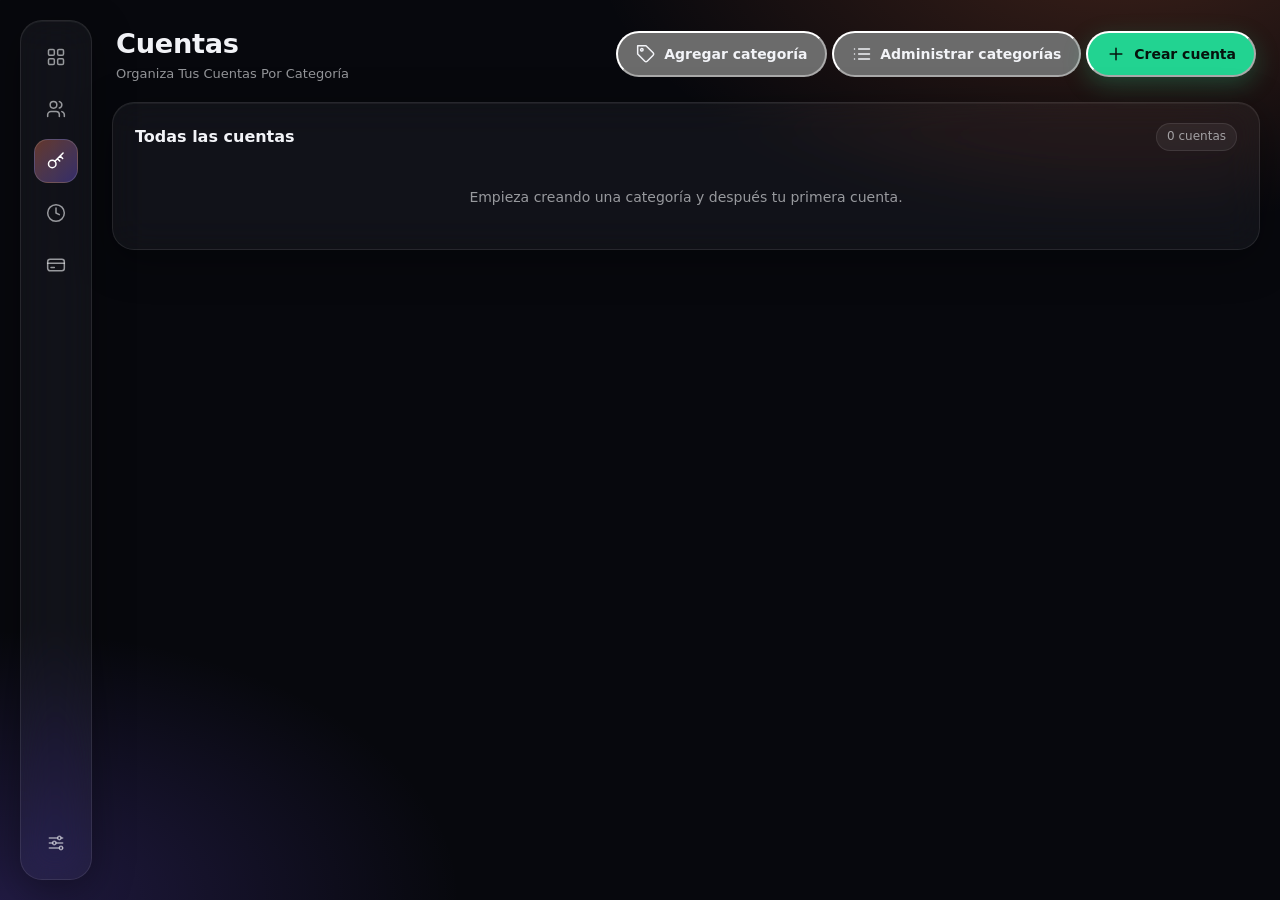
<file: html/cuentas.html>
<!DOCTYPE html>
<html lang="es">
<head>
  <meta charset="utf-8">
  <meta name="viewport" content="width=device-width, initial-scale=1">
  <meta name="color-scheme" content="dark">
  <title>Cuentas · Panel de clientes</title>
  <link rel="stylesheet" href="../css/styles.css">
  <script src="../js/cuentas.js" defer></script>
  <script src="../js/config.js"></script>
   <link rel="icon" type="image/png" href="../logo.png">
</head>
<body>

  <!-- Iconos (sprite SVG) -->
  <svg width="0" height="0" style="position:absolute" aria-hidden="true" focusable="false">
    <defs>
      <symbol id="i-dashboard" viewBox="0 0 24 24"><rect x="3" y="3" width="7" height="7" rx="1.5"/><rect x="14" y="3" width="7" height="7" rx="1.5"/><rect x="3" y="14" width="7" height="7" rx="1.5"/><rect x="14" y="14" width="7" height="7" rx="1.5"/></symbol>
      <symbol id="i-users" viewBox="0 0 24 24"><path d="M16 21v-2a4 4 0 0 0-4-4H6a4 4 0 0 0-4 4v2"/><circle cx="9" cy="7" r="4"/><path d="M22 21v-2a4 4 0 0 0-3-3.87"/><path d="M16 3.13a4 4 0 0 1 0 7.75"/></symbol>
      <symbol id="i-key" viewBox="0 0 24 24"><circle cx="7.5" cy="15.5" r="4.5"/><path d="m10.7 12.3 9.8-9.8M17 6l3 3M14 9.5l2.5 2.5"/></symbol>
      <symbol id="i-clock" viewBox="0 0 24 24"><circle cx="12" cy="12" r="10"/><path d="M12 6v6l4 2"/></symbol>
      <symbol id="i-card" viewBox="0 0 24 24"><rect x="2" y="5" width="20" height="14" rx="3"/><path d="M2 10h20M6 15h4"/></symbol>
      <symbol id="i-settings" viewBox="0 0 24 24"><path d="M4 6h10M18 6h2M4 12h4M12 12h8M4 18h12M20 18h0"/><circle cx="16" cy="6" r="2"/><circle cx="10" cy="12" r="2"/><circle cx="18" cy="18" r="2"/></symbol>
      <symbol id="i-plus" viewBox="0 0 24 24"><path d="M12 5v14M5 12h14"/></symbol>
      <symbol id="i-tag" viewBox="0 0 24 24"><path d="M20.6 13.4 13.4 20.6a2 2 0 0 1-2.8 0L2 12V2h10l8.6 8.6a2 2 0 0 1 0 2.8z"/><circle cx="7" cy="7" r="1.5"/></symbol>
      <symbol id="i-list" viewBox="0 0 24 24"><path d="M8 6h13M8 12h13M8 18h13M3 6h.01M3 12h.01M3 18h.01"/></symbol>
      <symbol id="i-trash" viewBox="0 0 24 24"><path d="M3 6h18M8 6V4a1 1 0 0 1 1-1h6a1 1 0 0 1 1 1v2M19 6l-1 14a2 2 0 0 1-2 2H8a2 2 0 0 1-2-2L5 6M10 11v6M14 11v6"/></symbol>
      <symbol id="i-x" viewBox="0 0 24 24"><path d="M18 6 6 18M6 6l12 12"/></symbol>
    </defs>
  </svg>

  <div class="app">

    <!-- Menú lateral (en móvil pasa a barra inferior) -->
    <nav class="sidebar glass" aria-label="Navegación principal">
      <ul>
        <li><a href="index1.html" class="nav-link" data-label="Dashboard"><svg class="icon" aria-hidden="true"><use href="#i-dashboard"/></svg><span class="sr-only">Dashboard</span></a></li>
        <li><a href="clientes.html" class="nav-link" data-label="Clientes"><svg class="icon" aria-hidden="true"><use href="#i-users"/></svg><span class="sr-only">Clientes</span></a></li>
        <li><a href="cuentas.html" class="nav-link is-active" aria-current="page" data-label="Cuentas"><svg class="icon" aria-hidden="true"><use href="#i-key"/></svg><span class="sr-only">Cuentas</span></a></li>
        <li><a href="vencimientos.html" class="nav-link" data-label="Vencimientos"><svg class="icon" aria-hidden="true"><use href="#i-clock"/></svg><span class="sr-only">Vencimientos</span></a></li>
        <li><a href="tarjetas.html" class="nav-link" data-label="Tarjetas"><svg class="icon" aria-hidden="true"><use href="#i-card"/></svg><span class="sr-only">Tarjetas</span></a></li>
        <li><a href="accesos.html" class="nav-link" data-label="Accesos directos"><svg class="icon" aria-hidden="true"><use href="#i-link"/></svg><span class="sr-only">Accesos directos</span></a></li>

        <li class="push"><a href="ajustes.html" class="nav-link" data-label="Ajustes"><svg class="icon" aria-hidden="true"><use href="#i-settings"/></svg><span class="sr-only">Ajustes</span></a></li>
      </ul>
    </nav>

    <main class="main">

      <header class="topbar">
        <div>
          <h1>Cuentas</h1>
          <p class="date is-plain">Organiza tus cuentas por categoría</p>
        </div>
        <div class="actions">
          <button type="button" class="btn btn-ghost" id="btn-add-cat">
            <svg class="icon" aria-hidden="true"><use href="#i-tag"/></svg>
            Agregar categoría
          </button>
          <button type="button" class="btn btn-ghost" id="btn-manage-cat">
            <svg class="icon" aria-hidden="true"><use href="#i-list"/></svg>
            Administrar categorías
          </button>
          <button type="button" class="btn btn-primary" id="btn-add-account">
            <svg class="icon" aria-hidden="true"><use href="#i-plus"/></svg>
            Crear cuenta
          </button>
        </div>
      </header>

      <section class="card glass" aria-labelledby="lista-title">
        <div class="card-head">
          <h2 id="lista-title">Todas las cuentas</h2>
          <span class="chip" id="count-cuentas">0 cuentas</span>
        </div>
        <ul class="list" id="lista-cuentas"></ul>
      </section>

    </main>
  </div>

  <!-- ===== Ventana: agregar categoría ===== -->
  <dialog class="modal" id="dlg-cat" aria-labelledby="dlg-cat-title">
    <div class="modal-body">
      <div class="modal-head">
        <h2 id="dlg-cat-title">Agregar categoría</h2>
        <button type="button" class="icon-btn" data-close aria-label="Cerrar"><svg class="icon" aria-hidden="true"><use href="#i-x"/></svg></button>
      </div>
      <form id="form-cat" novalidate>
        <div class="field">
          <label for="cat-nombre">Nombre de categoría</label>
          <input id="cat-nombre" name="nombre" type="text" maxlength="40" autocomplete="off" placeholder="Ej: Streaming" required>
        </div>
        <p class="form-error" id="cat-error" role="alert"></p>
        <div class="modal-actions">
          <button type="button" class="btn btn-ghost" data-close>Cancelar</button>
          <button type="submit" class="btn btn-primary">Crear categoría</button>
        </div>
      </form>
    </div>
  </dialog>

  <!-- ===== Ventana: crear cuenta ===== -->
  <dialog class="modal" id="dlg-account" aria-labelledby="dlg-account-title">
    <div class="modal-body">
      <div class="modal-head">
        <h2 id="dlg-account-title">Crear cuenta</h2>
        <button type="button" class="icon-btn" data-close aria-label="Cerrar"><svg class="icon" aria-hidden="true"><use href="#i-x"/></svg></button>
      </div>
      <form id="form-account" novalidate>
        <div class="notice" id="acc-empty" hidden>
          Aún no tienes categorías. Crea una primero para poder añadir cuentas.
          <br><button type="button" class="link" id="acc-go-cat">Crear una categoría</button>
        </div>
        <div id="acc-fields">
          <div class="field">
            <label for="acc-categoria">Categoría</label>
            <select id="acc-categoria" name="categoria" required></select>
          </div>
          <div class="field">
            <label for="acc-nombre">Nombre de la cuenta</label>
            <input id="acc-nombre" name="nombre" type="text" maxlength="60" autocomplete="off" placeholder="Ej: Netflix familiar 1" required>
          </div>
        </div>
        <p class="form-error" id="acc-error" role="alert"></p>
        <div class="modal-actions">
          <button type="button" class="btn btn-ghost" data-close>Cancelar</button>
          <button type="submit" class="btn btn-primary" id="acc-submit">Crear cuenta</button>
        </div>
      </form>
    </div>
  </dialog>

  <!-- ===== Ventana: administrar categorías ===== -->
  <dialog class="modal" id="dlg-manage" aria-labelledby="dlg-manage-title">
    <div class="modal-body">
      <div class="modal-head">
        <h2 id="dlg-manage-title">Administrar categorías</h2>
        <button type="button" class="icon-btn" data-close aria-label="Cerrar"><svg class="icon" aria-hidden="true"><use href="#i-x"/></svg></button>
      </div>
      <ul class="list" id="lista-categorias"></ul>
      <div class="modal-actions">
        <button type="button" class="btn btn-ghost" data-close>Cerrar</button>
      </div>
    </div>
  </dialog>

  <!-- ===== Ventana: confirmar eliminación ===== -->
  <dialog class="modal" id="dlg-confirm" aria-labelledby="confirm-title" aria-describedby="confirm-msg">
    <div class="modal-body">
      <div class="modal-head">
        <h2 id="confirm-title">¿Eliminar?</h2>
      </div>
      <p class="modal-text" id="confirm-msg"></p>
      <form method="dialog" class="modal-actions">
        <button type="submit" class="btn btn-ghost" value="cancel" autofocus>Cancelar</button>
        <button type="submit" class="btn btn-danger" value="ok" id="confirm-ok">Eliminar</button>
      </form>
    </div>
  </dialog>

  <div class="toasts" id="toasts" aria-live="polite"></div>

</body>
</html>
</file>
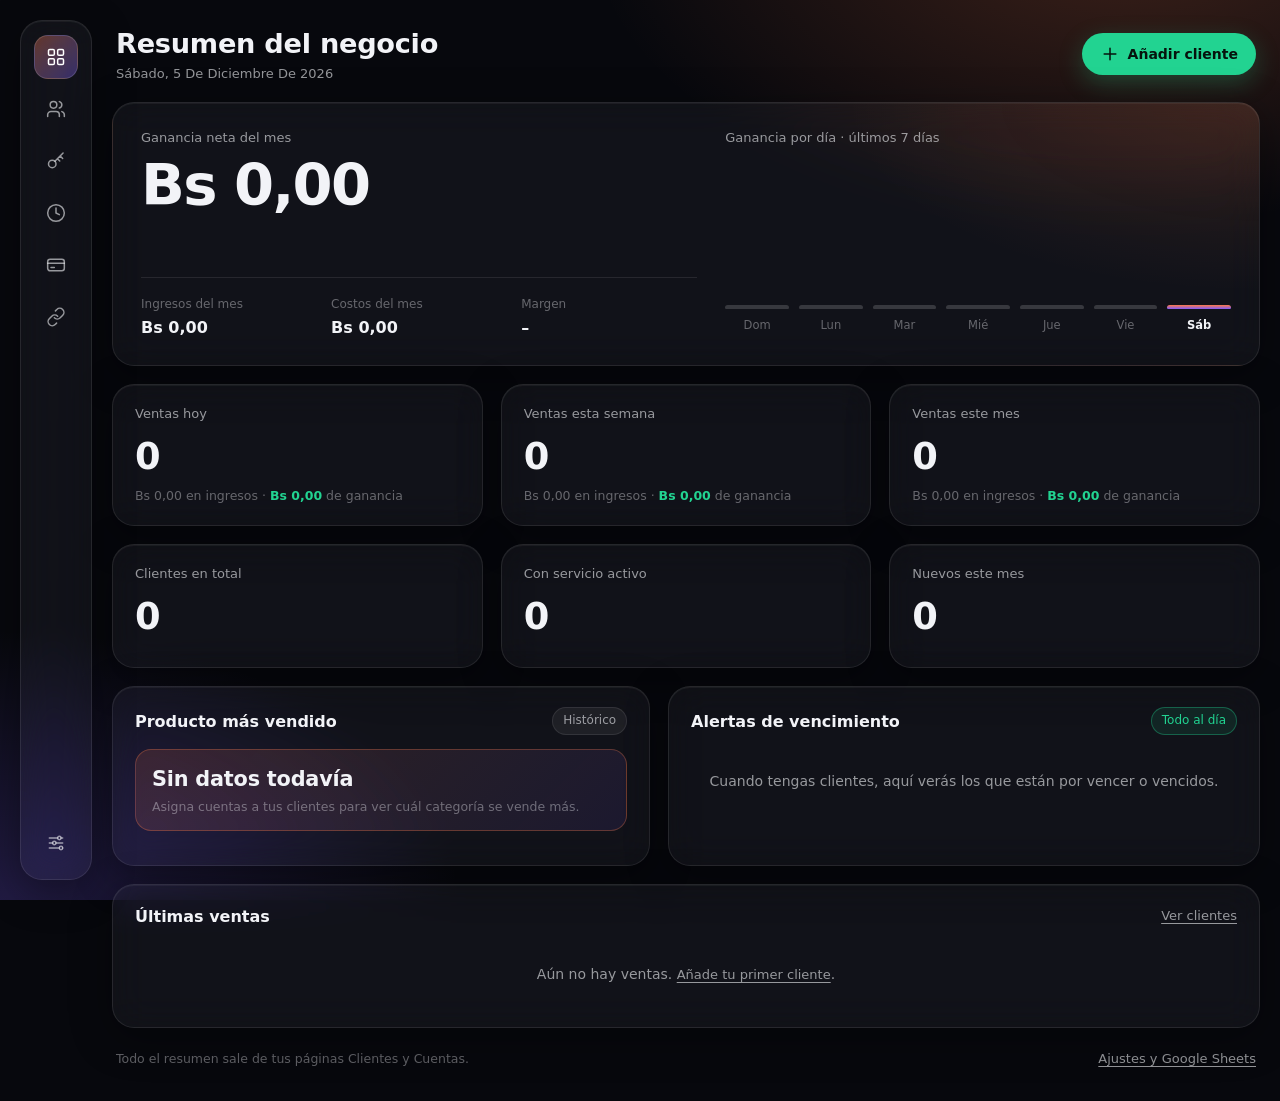
<file: html/index1.html>
<!DOCTYPE html>
<html lang="es">
<head>
  <meta charset="utf-8">
  <meta name="viewport" content="width=device-width, initial-scale=1">
  <meta name="color-scheme" content="dark">
  <title>Resumen · Panel de clientes</title>
  <link rel="stylesheet" href="../css/styles.css">
  <script src="../js/config.js"></script>
  <script src="../js/sheets.js" defer></script>
  <script src="../js/app.js" defer></script>
  <link rel="icon" type="image/png" href="../logo.png">
</head>
<body>

  <!-- Iconos (sprite SVG) -->
  <svg width="0" height="0" style="position:absolute" aria-hidden="true" focusable="false">
    <defs>
      <symbol id="i-dashboard" viewBox="0 0 24 24"><rect x="3" y="3" width="7" height="7" rx="1.5"/><rect x="14" y="3" width="7" height="7" rx="1.5"/><rect x="3" y="14" width="7" height="7" rx="1.5"/><rect x="14" y="14" width="7" height="7" rx="1.5"/></symbol>
      <symbol id="i-users" viewBox="0 0 24 24"><path d="M16 21v-2a4 4 0 0 0-4-4H6a4 4 0 0 0-4 4v2"/><circle cx="9" cy="7" r="4"/><path d="M22 21v-2a4 4 0 0 0-3-3.87"/><path d="M16 3.13a4 4 0 0 1 0 7.75"/></symbol>
      <symbol id="i-cart" viewBox="0 0 24 24"><path d="M6 2 3 6v14a2 2 0 0 0 2 2h14a2 2 0 0 0 2-2V6l-3-4z"/><path d="M3 6h18"/><path d="M16 10a4 4 0 0 1-8 0"/></symbol>
      <symbol id="i-clock" viewBox="0 0 24 24"><circle cx="12" cy="12" r="10"/><path d="M12 6v6l4 2"/></symbol>
      <symbol id="i-settings" viewBox="0 0 24 24"><path d="M4 6h10M18 6h2M4 12h4M12 12h8M4 18h12M20 18h0"/><circle cx="16" cy="6" r="2"/><circle cx="10" cy="12" r="2"/><circle cx="18" cy="18" r="2"/></symbol>
      <symbol id="i-up" viewBox="0 0 24 24"><path d="M7 17 17 7M8 7h9v9"/></symbol>
      <symbol id="i-down" viewBox="0 0 24 24"><path d="M7 7l10 10M17 8v9H8"/></symbol>
      <symbol id="i-send" viewBox="0 0 24 24"><path d="m22 2-7 20-4-9-9-4z"/><path d="M22 2 11 13"/></symbol>
      <symbol id="i-plus" viewBox="0 0 24 24"><path d="M12 5v14M5 12h14"/></symbol>
      <symbol id="i-key" viewBox="0 0 24 24"><circle cx="7.5" cy="15.5" r="4.5"/><path d="m10.7 12.3 9.8-9.8M17 6l3 3M14 9.5l2.5 2.5"/></symbol>
      <symbol id="i-card" viewBox="0 0 24 24"><rect x="2" y="5" width="20" height="14" rx="3"/><path d="M2 10h20M6 15h4"/></symbol>
      <symbol id="i-link" viewBox="0 0 24 24"><path d="M10 13a5 5 0 0 0 7.07 0l3-3a5 5 0 0 0-7.07-7.07l-1.7 1.7"/><path d="M14 11a5 5 0 0 0-7.07 0l-3 3a5 5 0 0 0 7.07 7.07l1.7-1.7"/></symbol>
    </defs>
  </svg>

  <div class="app">

    <!-- Menú lateral (en móvil pasa a barra inferior) -->
    <nav class="sidebar glass" aria-label="Navegación principal">
      <ul>
        <li><a href="index1.html" class="nav-link is-active" aria-current="page" data-label="Resumen"><svg class="icon" aria-hidden="true"><use href="#i-dashboard"/></svg><span class="sr-only">Resumen</span></a></li>
        <li><a href="clientes.html" class="nav-link" data-label="Clientes"><svg class="icon" aria-hidden="true"><use href="#i-users"/></svg><span class="sr-only">Clientes</span></a></li>
        <li><a href="cuentas.html" class="nav-link" data-label="Cuentas"><svg class="icon" aria-hidden="true"><use href="#i-key"/></svg><span class="sr-only">Cuentas</span></a></li>
        <li><a href="vencimientos.html" class="nav-link" data-label="Vencimientos"><svg class="icon" aria-hidden="true"><use href="#i-clock"/></svg><span class="sr-only">Vencimientos</span></a></li>
        <li><a href="tarjetas.html" class="nav-link" data-label="Tarjetas"><svg class="icon" aria-hidden="true"><use href="#i-card"/></svg><span class="sr-only">Tarjetas</span></a></li>
        <li><a href="accesos.html" class="nav-link" data-label="Accesos directos"><svg class="icon" aria-hidden="true"><use href="#i-link"/></svg><span class="sr-only">Accesos directos</span></a></li>
        <li class="push"><a href="ajustes.html" class="nav-link" data-label="Ajustes"><svg class="icon" aria-hidden="true"><use href="#i-settings"/></svg><span class="sr-only">Ajustes</span></a></li>
      </ul>
    </nav>

    <main class="main">

      <header class="topbar">
        <div>
          <h1>Resumen del negocio</h1>
          <p class="date" id="fecha-hoy"></p>
        </div>
        <a href="clientes.html#nuevo" class="btn btn-primary">
          <svg class="icon" aria-hidden="true"><use href="#i-plus"/></svg>
          Añadir cliente
        </a>
      </header>

      <!-- Ganancia del mes + gráfico de 7 días -->
      <section class="hero glass" aria-labelledby="hero-title">
        <div class="hero-main">
          <p class="label" id="hero-title">Ganancia neta del mes</p>
          <p class="hero-value" id="hero-ganancia">Bs 0,00</p>
          <p class="delta" id="hero-delta"></p>

          <dl class="mini-stats">
            <div><dt>Ingresos del mes</dt><dd id="hero-ingresos">–</dd></div>
            <div><dt>Costos del mes</dt><dd id="hero-costos">–</dd></div>
            <div><dt>Margen</dt><dd id="hero-margen">–</dd></div>
          </dl>
        </div>

        <div class="hero-chart">
          <p class="label">Ganancia por día · últimos 7 días</p>
          <div class="bars" id="bars" role="img" aria-label="Ganancia diaria de los últimos 7 días"></div>
        </div>
      </section>

      <!-- Ventas hoy / semana / mes -->
      <section class="periods" aria-label="Ventas por periodo">
        <article class="card glass">
          <p class="label">Ventas hoy</p>
          <p class="big" id="p-hoy-count">0</p>
          <p class="sub"><span id="p-hoy-ingresos">–</span> en ingresos · <strong id="p-hoy-ganancia">–</strong> de ganancia</p>
        </article>
        <article class="card glass">
          <p class="label">Ventas esta semana</p>
          <p class="big" id="p-semana-count">0</p>
          <p class="sub"><span id="p-semana-ingresos">–</span> en ingresos · <strong id="p-semana-ganancia">–</strong> de ganancia</p>
        </article>
        <article class="card glass">
          <p class="label">Ventas este mes</p>
          <p class="big" id="p-mes-count">0</p>
          <p class="sub"><span id="p-mes-ingresos">–</span> en ingresos · <strong id="p-mes-ganancia">–</strong> de ganancia</p>
        </article>
      </section>

      <!-- Clientes -->
      <section class="kpis" aria-label="Clientes">
        <article class="card glass">
          <p class="label">Clientes en total</p>
          <p class="big" id="k-total">0</p>
        </article>
        <article class="card glass">
          <p class="label">Con servicio activo</p>
          <p class="big" id="k-activos">0</p>
          <p class="sub" id="k-activos-sub"></p>
        </article>
        <article class="card glass">
          <p class="label">Nuevos este mes</p>
          <p class="big" id="k-nuevos">0</p>
        </article>
      </section>

      <!-- Producto más vendido + alertas -->
      <section class="split">
        <article class="card glass" aria-labelledby="top-title">
          <div class="card-head">
            <h2 id="top-title">Producto más vendido</h2>
            <span class="chip" id="top-periodo">Este mes</span>
          </div>
          <div class="top-product">
            <p class="top-name" id="top-name">–</p>
            <p class="sub" id="top-sub"></p>
          </div>
          <ol class="ranking" id="ranking"></ol>
        </article>

        <article class="card glass" aria-labelledby="alert-title">
          <div class="card-head">
            <h2 id="alert-title">Alertas de vencimiento</h2>
            <span class="chip chip-alert" id="alert-count">0</span>
          </div>
          <ul class="list" id="alertas"></ul>
        </article>
      </section>

      <!-- Últimas ventas -->
      <section class="card glass" aria-labelledby="recent-title">
        <div class="card-head">
          <h2 id="recent-title">Últimas ventas</h2>
          <a href="../html/clientes.html" class="link">Ver clientes</a>
        </div>
        <ul class="list" id="recientes"></ul>
      </section>

      <footer class="foot">
        <p>Todo el resumen sale de tus páginas Clientes y Cuentas.</p>
        <a href="../html/ajustes.html" class="link">Ajustes y Google Sheets</a>
      </footer>

    </main>
  </div>

</body>
</html>
</file>
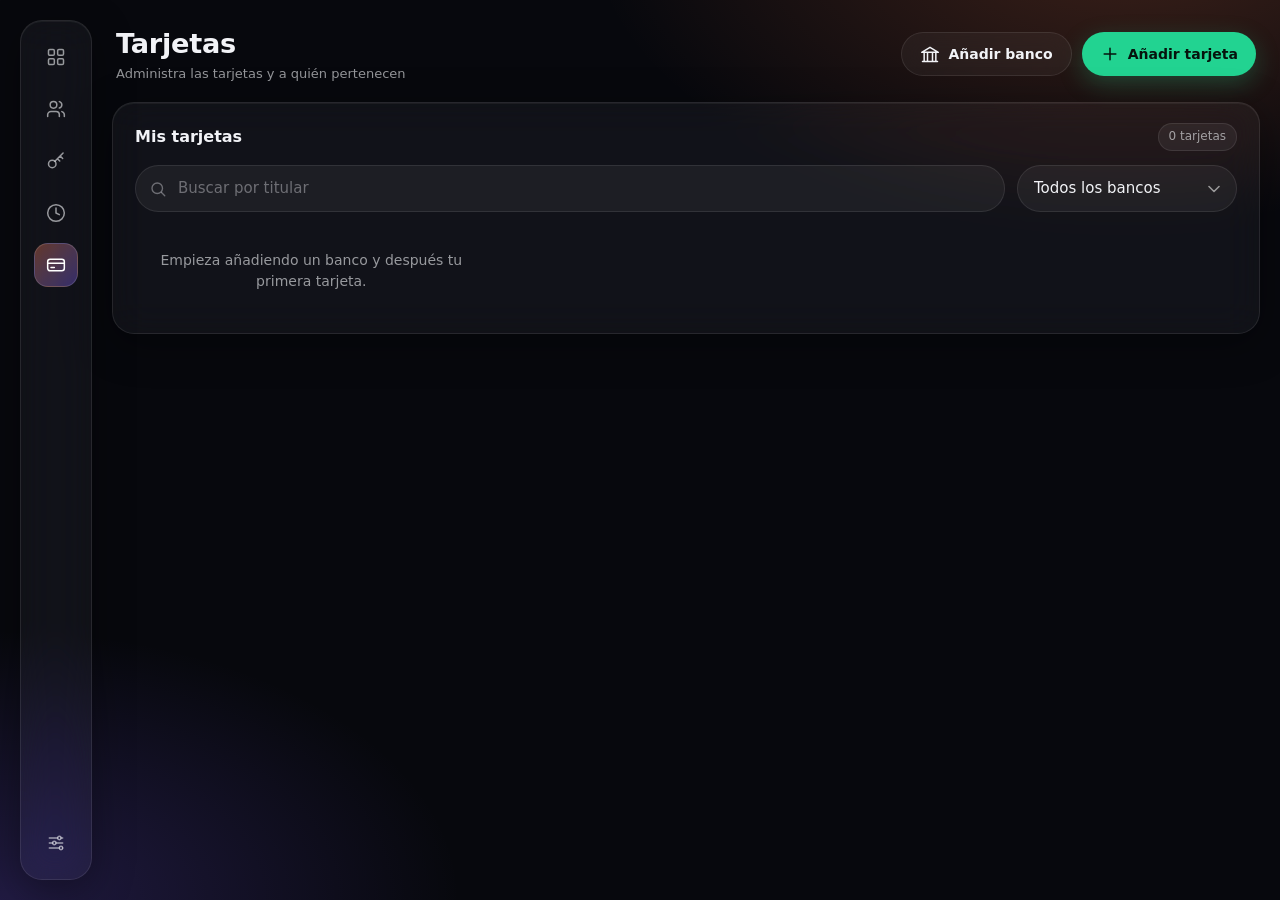
<file: html/tarjetas.html>
<!DOCTYPE html>
<html lang="es">
<head>
  <meta charset="utf-8">
  <meta name="viewport" content="width=device-width, initial-scale=1">
  <meta name="color-scheme" content="dark">
  <title>Tarjetas · Panel de clientes</title>
  <link rel="stylesheet" href="../css/styles.css">
  <link rel="stylesheet" href="../css/cuentas.css"><!-- botones, ventanas flotantes, formularios y avisos -->
  <link rel="stylesheet" href="../css/clientes.css"><!-- buscador y formulario en dos columnas -->
  <link rel="stylesheet" href="../css/tarjetas.css">
  <script src="../js/tarjetas.js" defer></script>
  <script src="../js/config.js"></script>
   <link rel="icon" type="image/png" href="../logo.png">
</head>
<body>

  <!-- Iconos (sprite SVG) -->
  <svg width="0" height="0" style="position:absolute" aria-hidden="true" focusable="false">
    <defs>
      <symbol id="i-dashboard" viewBox="0 0 24 24"><rect x="3" y="3" width="7" height="7" rx="1.5"/><rect x="14" y="3" width="7" height="7" rx="1.5"/><rect x="3" y="14" width="7" height="7" rx="1.5"/><rect x="14" y="14" width="7" height="7" rx="1.5"/></symbol>
      <symbol id="i-users" viewBox="0 0 24 24"><path d="M16 21v-2a4 4 0 0 0-4-4H6a4 4 0 0 0-4 4v2"/><circle cx="9" cy="7" r="4"/><path d="M22 21v-2a4 4 0 0 0-3-3.87"/><path d="M16 3.13a4 4 0 0 1 0 7.75"/></symbol>
      <symbol id="i-key" viewBox="0 0 24 24"><circle cx="7.5" cy="15.5" r="4.5"/><path d="m10.7 12.3 9.8-9.8M17 6l3 3M14 9.5l2.5 2.5"/></symbol>
      <symbol id="i-clock" viewBox="0 0 24 24"><circle cx="12" cy="12" r="10"/><path d="M12 6v6l4 2"/></symbol>
      <symbol id="i-card" viewBox="0 0 24 24"><rect x="2" y="5" width="20" height="14" rx="3"/><path d="M2 10h20M6 15h4"/></symbol>
      <symbol id="i-settings" viewBox="0 0 24 24"><path d="M4 6h10M18 6h2M4 12h4M12 12h8M4 18h12M20 18h0"/><circle cx="16" cy="6" r="2"/><circle cx="10" cy="12" r="2"/><circle cx="18" cy="18" r="2"/></symbol>
      <symbol id="i-plus" viewBox="0 0 24 24"><path d="M12 5v14M5 12h14"/></symbol>
      <symbol id="i-x" viewBox="0 0 24 24"><path d="M18 6 6 18M6 6l12 12"/></symbol>
      <symbol id="i-bank" viewBox="0 0 24 24"><path d="M3 21h18M5 21V10M9 21V10M15 21V10M19 21V10M2 10l10-6 10 6z"/></symbol>
      <symbol id="i-pencil" viewBox="0 0 24 24"><path d="M17 3a2.85 2.83 0 1 1 4 4L7.5 20.5 2 22l1.5-5.5Z"/></symbol>
      <symbol id="i-chat" viewBox="0 0 24 24"><path d="M7.9 20A9 9 0 1 0 4 16.1L2 22Z"/></symbol>
      <symbol id="i-trash" viewBox="0 0 24 24"><path d="M3 6h18M8 6V4a1 1 0 0 1 1-1h6a1 1 0 0 1 1 1v2M19 6l-1 14a2 2 0 0 1-2 2H8a2 2 0 0 1-2-2L5 6M10 11v6M14 11v6"/></symbol>
      <symbol id="i-search" viewBox="0 0 24 24"><circle cx="11" cy="11" r="7"/><path d="m21 21-4.3-4.3"/></symbol>
      <symbol id="i-contactless" viewBox="0 0 24 24"><path d="M8 9a5 5 0 0 1 0 6M12 7a9 9 0 0 1 0 10M16 5a13 13 0 0 1 0 14"/></symbol>
    </defs>
  </svg>

  <div class="app">

    <!-- Menú lateral (en móvil pasa a barra inferior) -->
    <nav class="sidebar glass" aria-label="Navegación principal">
      <ul>
        <li><a href="index1.html" class="nav-link" data-label="Dashboard"><svg class="icon" aria-hidden="true"><use href="#i-dashboard"/></svg><span class="sr-only">Dashboard</span></a></li>
        <li><a href="clientes.html" class="nav-link" data-label="Clientes"><svg class="icon" aria-hidden="true"><use href="#i-users"/></svg><span class="sr-only">Clientes</span></a></li>
        <li><a href="cuentas.html" class="nav-link" data-label="Cuentas"><svg class="icon" aria-hidden="true"><use href="#i-key"/></svg><span class="sr-only">Cuentas</span></a></li>
        <li><a href="vencimientos.html" class="nav-link" data-label="Vencimientos"><svg class="icon" aria-hidden="true"><use href="#i-clock"/></svg><span class="sr-only">Vencimientos</span></a></li>
        <li><a href="tarjetas.html" class="nav-link is-active" aria-current="page" data-label="Tarjetas"><svg class="icon" aria-hidden="true"><use href="#i-card"/></svg><span class="sr-only">Tarjetas</span></a></li>
        <li><a href="accesos.html" class="nav-link" data-label="Accesos directos"><svg class="icon" aria-hidden="true"><use href="#i-link"/></svg><span class="sr-only">Accesos directos</span></a></li>
        
        <li class="push"><a href="ajustes.html" class="nav-link" data-label="Ajustes"><svg class="icon" aria-hidden="true"><use href="#i-settings"/></svg><span class="sr-only">Ajustes</span></a></li>
      </ul>
    </nav>

    <main class="main">

      <header class="topbar">
        <div>
          <h1>Tarjetas</h1>
          <p class="date is-plain">Administra las tarjetas y a quién pertenecen</p>
        </div>
        <div class="actions">
          <button type="button" class="btn btn-ghost" id="btn-add-bank">
            <svg class="icon" aria-hidden="true"><use href="#i-bank"/></svg>
            Añadir banco
          </button>
          <button type="button" class="btn btn-primary" id="btn-add-card">
            <svg class="icon" aria-hidden="true"><use href="#i-plus"/></svg>
            Añadir tarjeta
          </button>
        </div>
      </header>

      <section class="card glass" aria-labelledby="lista-title">
        <div class="card-head">
          <h2 id="lista-title">Mis tarjetas</h2>
          <span class="chip" id="count-tarjetas">0 tarjetas</span>
        </div>

        <div class="toolbar">
          <div class="search">
            <svg class="icon" aria-hidden="true"><use href="#i-search"/></svg>
            <label for="buscar" class="sr-only">Buscar por titular</label>
            <input id="buscar" type="search" placeholder="Buscar por titular" autocomplete="off">
          </div>
          <div class="select-wrap">
            <label for="filtro-banco" class="sr-only">Filtrar por banco</label>
            <select id="filtro-banco" class="toolbar-select">
              <option value="todos">Todos los bancos</option>
            </select>
          </div>
        </div>

        <ul class="cards" id="lista-tarjetas"></ul>
      </section>

    </main>
  </div>

  <!-- ===== Ventana: añadir banco ===== -->
  <dialog class="modal" id="dlg-bank" aria-labelledby="dlg-bank-title">
    <div class="modal-body">
      <div class="modal-head">
        <h2 id="dlg-bank-title">Añadir banco</h2>
        <button type="button" class="icon-btn" data-close aria-label="Cerrar"><svg class="icon" aria-hidden="true"><use href="#i-x"/></svg></button>
      </div>
      <form id="form-bank" novalidate>
        <div class="field">
          <label for="b-nombre">Nombre del banco</label>
          <input id="b-nombre" type="text" maxlength="40" autocomplete="off" placeholder="Ej: Banco Unión" required>
        </div>
        <p class="form-error" id="bank-error" role="alert"></p>
        <div class="modal-actions">
          <button type="button" class="btn btn-ghost" data-close>Cancelar</button>
          <button type="submit" class="btn btn-primary">Añadir banco</button>
        </div>
      </form>
    </div>
  </dialog>

  <!-- ===== Ventana: añadir / editar tarjeta ===== -->
  <dialog class="modal modal-wide" id="dlg-card" aria-labelledby="dlg-card-title">
    <div class="modal-body">
      <div class="modal-head">
        <h2 id="dlg-card-title">Añadir tarjeta</h2>
        <button type="button" class="icon-btn" data-close aria-label="Cerrar"><svg class="icon" aria-hidden="true"><use href="#i-x"/></svg></button>
      </div>

      <form id="form-card" novalidate>
        <div class="notice" id="c-empty" hidden>
          Aún no tienes bancos. Añade uno primero para poder registrar tarjetas.
          <br><button type="button" class="link" id="c-go-bank">Añadir un banco</button>
        </div>

        <div id="c-fields">
          <div class="preview" id="c-preview" aria-label="Vista previa de la tarjeta"></div>

          <div class="form-grid">
            <div class="field">
              <label for="c-banco">Banco</label>
              <select id="c-banco" required></select>
            </div>
            <div class="field">
              <label for="c-titular">Nombre del titular</label>
              <input id="c-titular" type="text" maxlength="60" autocomplete="off" placeholder="Ej: Carlos Rojas" required>
            </div>

            <div class="field">
              <label for="c-serial">Serial</label>
              <input id="c-serial" type="text" inputmode="numeric" maxlength="30" autocomplete="off" spellcheck="false" placeholder="Ej: 4111 1111 1111 1111" required>
            </div>
            <div class="field">
              <label for="c-telefono">Número del titular</label>
              <input id="c-telefono" type="tel" inputmode="tel" maxlength="20" autocomplete="off" placeholder="Ej: 71234567" required>
            </div>

            <div class="field span-2">
              <label for="c-color">Color de la tarjeta</label>
              <div class="color-row">
                <div class="swatches" id="c-swatches" role="group" aria-label="Colores sugeridos"></div>
                <label class="color-custom" title="Elegir otro color">
                  <input id="c-color" type="color" value="#2b59ff">
                  <span>Personalizado</span>
                </label>
              </div>
            </div>
          </div>
        </div>

        <p class="form-error" id="card-error" role="alert"></p>
        <div class="modal-actions">
          <button type="button" class="btn btn-ghost" data-close>Cancelar</button>
          <button type="submit" class="btn btn-primary" id="card-submit">Guardar tarjeta</button>
        </div>
      </form>
    </div>
  </dialog>

  <!-- ===== Ventana: confirmar eliminación ===== -->
  <dialog class="modal" id="dlg-confirm" aria-labelledby="confirm-title" aria-describedby="confirm-msg">
    <div class="modal-body">
      <div class="modal-head">
        <h2 id="confirm-title">¿Borrar?</h2>
      </div>
      <p class="modal-text" id="confirm-msg"></p>
      <form method="dialog" class="modal-actions">
        <button type="submit" class="btn btn-ghost" value="cancel" autofocus>Cancelar</button>
        <button type="submit" class="btn btn-danger" value="ok" id="confirm-ok">Borrar</button>
      </form>
    </div>
  </dialog>

  <div class="toasts" id="toasts" aria-live="polite"></div>

</body>
</html>
</file>
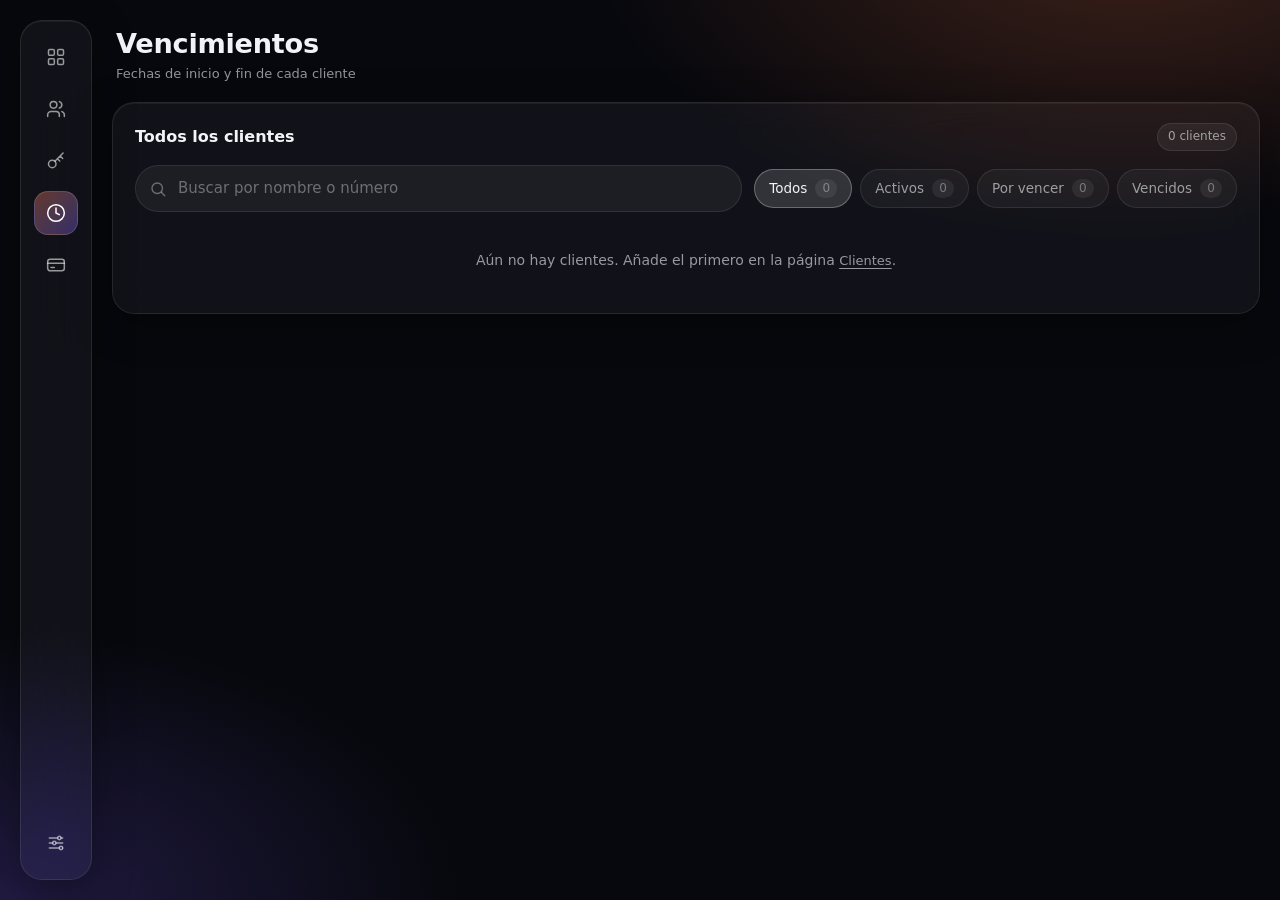
<file: html/vencimientos.html>
<!DOCTYPE html>
<html lang="es">
<head>
  <meta charset="utf-8">
  <meta name="viewport" content="width=device-width, initial-scale=1">
  <meta name="color-scheme" content="dark">
  <title>Vencimientos · Panel de clientes</title>
  <link rel="stylesheet" href="../css/styles.css">
  <link rel="stylesheet" href="../css/clientes.css"><!-- buscador, filtros y etiquetas de estado -->
  <link rel="stylesheet" href="../css/vencimientos.css">
  <script src="../js/vencimientos.js" defer></script>
  <script src="../js/config.js"></script>
   <link rel="icon" type="image/png" href="../logo.png">
</head>
<body>

  <!-- Iconos (sprite SVG) -->
  <svg width="0" height="0" style="position:absolute" aria-hidden="true" focusable="false">
    <defs>
      <symbol id="i-dashboard" viewBox="0 0 24 24"><rect x="3" y="3" width="7" height="7" rx="1.5"/><rect x="14" y="3" width="7" height="7" rx="1.5"/><rect x="3" y="14" width="7" height="7" rx="1.5"/><rect x="14" y="14" width="7" height="7" rx="1.5"/></symbol>
      <symbol id="i-users" viewBox="0 0 24 24"><path d="M16 21v-2a4 4 0 0 0-4-4H6a4 4 0 0 0-4 4v2"/><circle cx="9" cy="7" r="4"/><path d="M22 21v-2a4 4 0 0 0-3-3.87"/><path d="M16 3.13a4 4 0 0 1 0 7.75"/></symbol>
      <symbol id="i-key" viewBox="0 0 24 24"><circle cx="7.5" cy="15.5" r="4.5"/><path d="m10.7 12.3 9.8-9.8M17 6l3 3M14 9.5l2.5 2.5"/></symbol>
      <symbol id="i-clock" viewBox="0 0 24 24"><circle cx="12" cy="12" r="10"/><path d="M12 6v6l4 2"/></symbol>
      <symbol id="i-card" viewBox="0 0 24 24"><rect x="2" y="5" width="20" height="14" rx="3"/><path d="M2 10h20M6 15h4"/></symbol>
      <symbol id="i-settings" viewBox="0 0 24 24"><path d="M4 6h10M18 6h2M4 12h4M12 12h8M4 18h12M20 18h0"/><circle cx="16" cy="6" r="2"/><circle cx="10" cy="12" r="2"/><circle cx="18" cy="18" r="2"/></symbol>
      <symbol id="i-chat" viewBox="0 0 24 24"><path d="M7.9 20A9 9 0 1 0 4 16.1L2 22Z"/></symbol>
      <symbol id="i-search" viewBox="0 0 24 24"><circle cx="11" cy="11" r="7"/><path d="m21 21-4.3-4.3"/></symbol>
    </defs>
  </svg>

  <div class="app">

    <!-- Menú lateral (en móvil pasa a barra inferior) -->
    <nav class="sidebar glass" aria-label="Navegación principal">
      <ul>
        <li><a href="../html/index1.html" class="nav-link" data-label="Dashboard"><svg class="icon" aria-hidden="true"><use href="#i-dashboard"/></svg><span class="sr-only">Dashboard</span></a></li>
        <li><a href="../html/clientes.html" class="nav-link" data-label="Clientes"><svg class="icon" aria-hidden="true"><use href="#i-users"/></svg><span class="sr-only">Clientes</span></a></li>
        <li><a href="../html/cuentas.html" class="nav-link" data-label="Cuentas"><svg class="icon" aria-hidden="true"><use href="#i-key"/></svg><span class="sr-only">Cuentas</span></a></li>
        <li><a href="../html/vencimientos.html" class="nav-link is-active" aria-current="page" data-label="Vencimientos"><svg class="icon" aria-hidden="true"><use href="#i-clock"/></svg><span class="sr-only">Vencimientos</span></a></li>
        <li><a href="../html/tarjetas.html" class="nav-link" data-label="Tarjetas"><svg class="icon" aria-hidden="true"><use href="#i-card"/></svg><span class="sr-only">Tarjetas</span></a></li>
        <li><a href="../html/accesos.html" class="nav-link" data-label="Accesos directos"><svg class="icon" aria-hidden="true"><use href="#i-link"/></svg><span class="sr-only">Accesos directos</span></a></li>
        <li class="push"><a href="../html/ajustes.html" class="nav-link" data-label="Ajustes"><svg class="icon" aria-hidden="true"><use href="#i-settings"/></svg><span class="sr-only">Ajustes</span></a></li>
      
      </ul>
    </nav>

    <main class="main">

      <header class="topbar">
        <div>
          <h1>Vencimientos</h1>
          <p class="date is-plain">Fechas de inicio y fin de cada cliente</p>
        </div>
      </header>

      <section class="card glass" aria-labelledby="lista-title">
        <div class="card-head">
          <h2 id="lista-title">Todos los clientes</h2>
          <span class="chip" id="count-clientes">0 clientes</span>
        </div>

        <div class="toolbar">
          <div class="search">
            <svg class="icon" aria-hidden="true"><use href="#i-search"/></svg>
            <label for="buscar" class="sr-only">Buscar por nombre o número</label>
            <input id="buscar" type="search" placeholder="Buscar por nombre o número" autocomplete="off">
          </div>
          <div class="filters" role="group" aria-label="Filtrar por estado">
            <button type="button" class="filter" data-filtro="todos" aria-pressed="true">Todos <span class="count" id="cnt-todos">0</span></button>
            <button type="button" class="filter" data-filtro="activo" aria-pressed="false">Activos <span class="count" id="cnt-activo">0</span></button>
            <button type="button" class="filter" data-filtro="porvencer" aria-pressed="false">Por vencer <span class="count" id="cnt-porvencer">0</span></button>
            <button type="button" class="filter" data-filtro="vencido" aria-pressed="false">Vencidos <span class="count" id="cnt-vencido">0</span></button>
          </div>
        </div>

        <div class="table-wrap">
          <table class="vtable">
            <thead>
              <tr>
                <th scope="col">ID</th>
                <th scope="col">Nombre</th>
                <th scope="col">Número</th>
                <th scope="col">Fecha de inicio</th>
                <th scope="col">Fecha de fin</th>
                <th scope="col">Estado</th>
                <th scope="col"><span class="sr-only">Acción</span></th>
              </tr>
            </thead>
            <tbody id="tabla-vencimientos"></tbody>
          </table>
        </div>

        <p class="empty" id="vacio" hidden></p>
      </section>

    </main>
  </div>

</body>
</html>
</file>
<file: css/styles.css>
/* ==========================================================
   Panel de clientes · estilo glass oscuro
   ========================================================== */

:root {
  --bg: #07080d;
  --text: #f2f3f7;
  --muted: rgba(242, 243, 247, 0.6);
  --faint: rgba(242, 243, 247, 0.38);

  --glass: rgba(255, 255, 255, 0.045);
  --glass-hover: rgba(255, 255, 255, 0.08);
  --line: rgba(255, 255, 255, 0.09);

  --ok: #22d391;
  --warn: #ffb020;
  --danger: #ff5d6c;
  --warm: #ff7a45;
  --cool: #7c5cff;
  --accent: #22d391;   /* botones principales y foco (editable en Ajustes) */
  --on-accent: #06130d;

  --radius-lg: 22px;
  --radius-md: 16px;
  --radius-sm: 10px;

  --font: "Segoe UI", system-ui, -apple-system, "Helvetica Neue", Arial, sans-serif;
}

*, *::before, *::after { box-sizing: border-box; }

html { color-scheme: dark; }

body {
  margin: 0;
  min-height: 100vh;
  font-family: var(--font);
  font-size: 15px;
  line-height: 1.45;
  color: var(--text);
  background:
    radial-gradient(70% 55% at 88% -8%, color-mix(in srgb, var(--warm) 22%, transparent), transparent 60%),
    radial-gradient(60% 50% at 0% 100%, color-mix(in srgb, var(--cool) 22%, transparent), transparent 60%),
    var(--bg);
  background-attachment: fixed;
  -webkit-font-smoothing: antialiased;
}

h1, h2, p, ul, ol, dl, dd { margin: 0; padding: 0; }
ul, ol { list-style: none; }

a { color: inherit; text-decoration: none; }

button { font: inherit; color: inherit; }

.icon {
  width: 20px;
  height: 20px;
  flex: none;
  fill: none;
  stroke: currentColor;
  stroke-width: 1.8;
  stroke-linecap: round;
  stroke-linejoin: round;
}

.sr-only {
  position: absolute;
  width: 1px; height: 1px;
  margin: -1px; padding: 0;
  overflow: hidden;
  clip: rect(0, 0, 0, 0);
  white-space: nowrap;
  border: 0;
}

:focus-visible {
  outline: 2px solid var(--accent);
  outline-offset: 3px;
  border-radius: 8px;
}

/* ---------- Efecto glass ---------- */
.glass {
  background: var(--glass);
  border: 1px solid var(--line);
  -webkit-backdrop-filter: blur(18px) saturate(140%);
  backdrop-filter: blur(18px) saturate(140%);
  box-shadow: 0 10px 40px rgba(0, 0, 0, 0.35), inset 0 1px 0 rgba(255, 255, 255, 0.05);
}

/* ---------- Estructura ---------- */
.app {
  display: grid;
  grid-template-columns: 72px minmax(0, 1fr);
  gap: 20px;
  max-width: 1280px;
  margin: 0 auto;
  padding: 20px;
}

.main {
  display: flex;
  flex-direction: column;
  gap: 18px;
  min-width: 0;
}

/* ---------- Menú lateral ---------- */
.sidebar {
  position: sticky;
  top: 20px;
  z-index: 30; /* por encima de las tarjetas, para que se vea la etiqueta */
  height: calc(100vh - 40px);
  border-radius: var(--radius-lg);
  padding: 14px 0;
}

.sidebar ul {
  display: flex;
  flex-direction: column;
  align-items: center;
  gap: 8px;
  height: 100%;
}

.sidebar .push { margin-top: auto; }

.nav-link {
  position: relative;
  display: grid;
  place-items: center;
  width: 44px;
  height: 44px;
  border-radius: 14px;
  color: var(--muted);
  transition: background 0.15s, color 0.15s;
}

.nav-link:hover { background: var(--glass-hover); color: var(--text); }

.nav-link.is-active {
  color: #fff;
  background: linear-gradient(135deg, color-mix(in srgb, var(--warm) 35%, transparent), color-mix(in srgb, var(--cool) 35%, transparent));
  border: 1px solid rgba(255, 255, 255, 0.14);
}

/* Etiqueta al pasar el mouse */
.nav-link::after {
  content: attr(data-label);
  position: absolute;
  left: calc(100% + 12px);
  top: 50%;
  transform: translateY(-50%);
  padding: 6px 10px;
  border-radius: 8px;
  font-size: 12px;
  white-space: nowrap;
  color: var(--text);
  background: rgba(20, 22, 32, 0.95);
  border: 1px solid var(--line);
  opacity: 0;
  pointer-events: none;
  transition: opacity 0.15s;
  z-index: 40;
}

.nav-link:hover::after,
.nav-link:focus-visible::after { opacity: 1; }

/* ---------- Encabezado ---------- */
.topbar {
  display: flex;
  flex-wrap: wrap;
  align-items: center;
  justify-content: space-between;
  gap: 16px;
  padding: 4px 4px 0;
}

.topbar h1 {
  font-size: clamp(1.3rem, 2.5vw, 1.7rem);
  font-weight: 700;
  letter-spacing: -0.01em;
}

.date {
  margin-top: 2px;
  color: var(--muted);
  font-size: 13px;
  text-transform: capitalize;
}

.btn {
  display: inline-flex;
  align-items: center;
  gap: 8px;
  padding: 11px 18px;
  border-radius: 999px;
  font-weight: 600;
  font-size: 14px;
  white-space: nowrap;
  transition: transform 0.12s, filter 0.15s;
}

.btn-primary {
  color: var(--on-accent);
  background: var(--accent);
  box-shadow: 0 8px 24px color-mix(in srgb, var(--accent) 25%, transparent);
}

.btn-primary:hover { filter: brightness(1.08); }
.btn-primary:active { transform: translateY(1px); }

/* ---------- Textos comunes ---------- */
.label {
  color: var(--muted);
  font-size: 13px;
}

.big {
  margin-top: 6px;
  font-size: clamp(1.8rem, 3.2vw, 2.3rem);
  font-weight: 700;
  letter-spacing: -0.02em;
  font-variant-numeric: tabular-nums;
}

.sub {
  margin-top: 4px;
  color: var(--faint);
  font-size: 12.5px;
}

.sub strong { color: var(--ok); font-weight: 600; }

.card {
  border-radius: var(--radius-lg);
  padding: 20px 22px;
}

.card-head {
  display: flex;
  align-items: center;
  justify-content: space-between;
  gap: 12px;
  margin-bottom: 14px;
}

.card-head h2 {
  font-size: 16px;
  font-weight: 600;
}

.chip {
  padding: 4px 10px;
  border-radius: 999px;
  font-size: 12px;
  color: var(--muted);
  background: rgba(255, 255, 255, 0.06);
  border: 1px solid var(--line);
}

.chip-alert { color: var(--warn); border-color: rgba(255, 176, 32, 0.35); background: rgba(255, 176, 32, 0.1); }
.chip-alert.is-clear { color: var(--ok); border-color: rgba(34, 211, 145, 0.35); background: rgba(34, 211, 145, 0.1); }

.link {
  background: none;
  border: 0;
  padding: 0;
  cursor: pointer;
  font-size: 13px;
  color: var(--muted);
  text-decoration: underline;
  text-underline-offset: 3px;
}

.link:hover { color: var(--text); }

/* ---------- Hero ---------- */
.hero {
  display: grid;
  grid-template-columns: minmax(0, 1.1fr) minmax(0, 1fr);
  gap: 28px;
  border-radius: var(--radius-lg);
  padding: 26px 28px;
  background:
    radial-gradient(60% 120% at 100% 0%, color-mix(in srgb, var(--warm) 12%, transparent), transparent 60%),
    var(--glass);
}

.hero-value {
  margin-top: 8px;
  font-size: clamp(2.3rem, 6vw, 3.6rem);
  font-weight: 700;
  letter-spacing: -0.03em;
  line-height: 1.05;
  font-variant-numeric: tabular-nums;
}

.delta {
  margin-top: 10px;
  display: inline-flex;
  align-items: center;
  gap: 4px;
  min-height: 22px;
  font-size: 13px;
  color: var(--ok);
}

.delta.is-down { color: var(--danger); }
.delta.is-flat { color: var(--muted); }
.delta .icon { width: 16px; height: 16px; }

.mini-stats {
  display: grid;
  grid-template-columns: repeat(3, minmax(0, 1fr));
  gap: 14px;
  margin-top: 22px;
  padding-top: 18px;
  border-top: 1px solid var(--line);
}

.mini-stats dt { color: var(--faint); font-size: 12px; }
.mini-stats dd { margin-top: 2px; font-size: 16px; font-weight: 600; font-variant-numeric: tabular-nums; }

/* Gráfico de barras */
.bars {
  display: grid;
  grid-template-columns: repeat(7, minmax(0, 1fr));
  align-items: end;
  gap: 10px;
  height: 170px;
  margin-top: 16px;
}

.bar {
  display: flex;
  flex-direction: column;
  align-items: center;
  justify-content: flex-end;
  gap: 8px;
  height: 100%;
}

.bar-track {
  flex: 1;
  width: 100%;
  display: flex;
  align-items: flex-end;
}

.bar-fill {
  width: 100%;
  min-height: 4px;
  border-radius: 8px 8px 4px 4px;
  background: rgba(255, 255, 255, 0.16);
}

.bar.is-today .bar-fill {
  background: linear-gradient(180deg, var(--warm), var(--cool));
}

.bar-day { font-size: 11.5px; color: var(--faint); text-transform: capitalize; }
.bar.is-today .bar-day { color: var(--text); font-weight: 600; }

/* ---------- Rejillas de tarjetas ---------- */
.periods,
.kpis {
  display: grid;
  grid-template-columns: repeat(3, minmax(0, 1fr));
  gap: 18px;
}

.split {
  display: grid;
  grid-template-columns: minmax(0, 1fr) minmax(0, 1.1fr);
  gap: 18px;
}

/* ---------- Producto más vendido ---------- */
.top-product {
  padding: 14px 16px;
  margin-bottom: 14px;
  border-radius: var(--radius-md);
  border: 1px solid color-mix(in srgb, var(--warm) 30%, transparent);
  background: linear-gradient(135deg, color-mix(in srgb, var(--warm) 14%, transparent), color-mix(in srgb, var(--cool) 10%, transparent));
}

.top-name {
  font-size: 1.3rem;
  font-weight: 700;
  letter-spacing: -0.01em;
}

.ranking { display: grid; gap: 12px; }

.rank-row {
  display: grid;
  grid-template-columns: minmax(0, 1fr) auto;
  gap: 4px 12px;
  font-size: 13.5px;
}

.rank-row .rank-count { color: var(--muted); font-variant-numeric: tabular-nums; }

.rank-meter {
  grid-column: 1 / -1;
  height: 6px;
  border-radius: 999px;
  background: rgba(255, 255, 255, 0.07);
  overflow: hidden;
}

.rank-meter span {
  display: block;
  height: 100%;
  border-radius: inherit;
  background: var(--dot, var(--cool));
}

/* ---------- Listas (alertas y ventas) ---------- */
.list { display: grid; gap: 4px; }

.item {
  display: grid;
  grid-template-columns: auto minmax(0, 1fr) auto;
  align-items: center;
  gap: 14px;
  padding: 11px 12px;
  border-radius: var(--radius-md);
  transition: background 0.15s;
}

.item:hover { background: var(--glass-hover); }

.dot {
  width: 34px;
  height: 34px;
  border-radius: 11px;
  display: grid;
  place-items: center;
  font-size: 13px;
  font-weight: 700;
  color: var(--dot, var(--cool));
  background: color-mix(in srgb, var(--dot, var(--cool)) 16%, transparent);
  border: 1px solid color-mix(in srgb, var(--dot, var(--cool)) 35%, transparent);
}

.item-title { font-size: 14px; font-weight: 600; overflow: hidden; text-overflow: ellipsis; white-space: nowrap; }
.item-sub { font-size: 12.5px; color: var(--faint); overflow: hidden; text-overflow: ellipsis; white-space: nowrap; }

.item-end { text-align: right; }
.amount { font-weight: 600; font-variant-numeric: tabular-nums; color: var(--ok); }
.status { font-size: 12.5px; }

.is-late .status { color: var(--danger); }
.is-urgent .status { color: var(--warn); }
.is-soon .status { color: var(--muted); }

.notify {
  display: inline-flex;
  align-items: center;
  gap: 6px;
  margin-top: 4px;
  padding: 3px 10px;
  border-radius: 999px;
  font-size: 12px;
  color: var(--text);
  background: rgba(255, 255, 255, 0.07);
  border: 1px solid var(--line);
}

.notify:hover { background: rgba(34, 211, 145, 0.18); border-color: rgba(34, 211, 145, 0.4); }
.notify .icon { width: 13px; height: 13px; }

.empty {
  padding: 22px 12px;
  text-align: center;
  color: var(--muted);
  font-size: 14px;
}

/* ---------- Pie ---------- */
.foot {
  display: flex;
  flex-wrap: wrap;
  align-items: center;
  justify-content: space-between;
  gap: 8px;
  padding: 4px 4px 12px;
  color: var(--faint);
  font-size: 12.5px;
}

/* ==========================================================
   Responsivo
   ========================================================== */
@media (max-width: 1024px) {
  .hero { grid-template-columns: 1fr; }
  .split { grid-template-columns: 1fr; }
}

@media (max-width: 760px) {
  .app {
    grid-template-columns: 1fr;
    padding: 14px 14px 96px;
  }

  /* El menú pasa a barra inferior */
  .sidebar {
    position: fixed;
    top: auto;
    left: 12px;
    right: 12px;
    bottom: 12px;
    height: 64px;
    padding: 0 10px;
    border-radius: 20px;
    z-index: 20;
  }

  .sidebar ul {
    flex-direction: row;
    justify-content: space-around;
    align-items: center;
    gap: 0;
  }

  .sidebar .push { margin-top: 0; }
  .nav-link::after { display: none; }

  .periods,
  .kpis { grid-template-columns: 1fr; gap: 12px; }

  .card { padding: 18px; }
  .hero { padding: 20px; gap: 22px; }
  .bars { height: 140px; gap: 6px; }

  .mini-stats { grid-template-columns: 1fr; gap: 10px; }
  .mini-stats div { display: flex; justify-content: space-between; align-items: baseline; }
  .mini-stats dd { margin-top: 0; }

  .btn { padding: 10px 14px; }
}

@media (max-width: 420px) {
  .btn .icon { display: none; }
  .item { grid-template-columns: auto minmax(0, 1fr); }
  .item-end { grid-column: 2; text-align: left; }
}

@media (prefers-reduced-motion: reduce) {
  *, *::before, *::after { transition: none !important; animation: none !important; }
}

/* Si el navegador no soporta backdrop-filter, usar un fondo más sólido */
@supports not ((backdrop-filter: blur(1px)) or (-webkit-backdrop-filter: blur(1px))) {
  .glass { background: rgba(22, 24, 34, 0.92); }
}

/* ---------- Aviso de guardado en Google Sheets ---------- */
.sync-badge {
  position: fixed;
  left: 104px;
  bottom: 22px;
  z-index: 90;
  display: flex;
  align-items: center;
  gap: 12px;
  max-width: min(420px, calc(100vw - 130px));
  padding: 10px 16px;
  font-size: 13px;
  color: var(--text);
  background: rgba(20, 22, 32, 0.92);
  border: 1px solid var(--line);
  border-radius: 999px;
  box-shadow: 0 12px 40px rgba(0, 0, 0, 0.5);
  -webkit-backdrop-filter: blur(14px);
  backdrop-filter: blur(14px);
}
.sync-badge[hidden] { display: none; }
.sync-badge.is-busy { color: var(--muted); }
.sync-badge.is-ok { border-color: color-mix(in srgb, var(--accent) 45%, transparent); }
.sync-badge.is-bad { border-color: rgba(255, 93, 108, 0.55); }
.sync-badge button {
  flex: none;
  padding: 4px 12px;
  font: inherit;
  font-size: 12.5px;
  font-weight: 600;
  color: var(--text);
  background: rgba(255, 255, 255, 0.1);
  border: 1px solid var(--line);
  border-radius: 999px;
  cursor: pointer;
}
.sync-badge button:hover { background: rgba(255, 255, 255, 0.18); }

@media (max-width: 760px) {
  .sync-badge { left: 14px; right: 14px; bottom: 92px; max-width: none; border-radius: 16px; }
}
</file>
<file: css/cuentas.css>
/* cuentas.css · se carga después de styles.css */

/* ==========================================================
   Página Cuentas: botones, lista, ventanas flotantes, formularios y avisos
   ========================================================== */
.date.is-plain { text-transform: none; }

.actions {
  display: flex;
  flex-wrap: wrap;
  gap: 10px;
}

.btn { border: 0; cursor: pointer; }

.btn-ghost {
  color: var(--text);
  background: var(--glass);
  border: 1px solid var(--line);
  -webkit-backdrop-filter: blur(12px);
  backdrop-filter: blur(12px);
}
.btn-ghost:hover { background: var(--glass-hover); }

.btn-danger {
  color: #fff;
  background: var(--danger);
  box-shadow: 0 8px 24px rgba(255, 93, 108, 0.25);
}
.btn-danger:hover { filter: brightness(1.08); }

.btn[disabled] { opacity: 0.5; cursor: not-allowed; }

.icon-btn {
  display: inline-grid;
  place-items: center;
  width: 36px;
  height: 36px;
  border-radius: 12px;
  border: 1px solid transparent;
  background: transparent;
  color: var(--muted);
  cursor: pointer;
  transition: background 0.15s, color 0.15s, border-color 0.15s;
}
.icon-btn:hover { background: var(--glass-hover); color: var(--text); }
.icon-btn.is-danger:hover {
  color: var(--danger);
  background: rgba(255, 93, 108, 0.12);
  border-color: rgba(255, 93, 108, 0.35);
}

/* Lista: acciones a la derecha */
.item-actions { display: flex; align-items: center; gap: 10px; }
.item-date { font-size: 12.5px; color: var(--faint); white-space: nowrap; }

.cat-tag {
  display: inline-block;
  padding: 1px 9px;
  border-radius: 999px;
  font-size: 12px;
  color: var(--dot, var(--muted));
  background: color-mix(in srgb, var(--dot, #fff) 14%, transparent);
  border: 1px solid color-mix(in srgb, var(--dot, #fff) 30%, transparent);
}

/* ---------- Ventana flotante (dialog) ---------- */
.modal {
  width: min(460px, calc(100vw - 28px));
  max-height: calc(100vh - 40px);
  padding: 0;
  overflow: auto;
  color: var(--text);
  font-family: var(--font);
  background: rgba(18, 20, 30, 0.8);
  border: 1px solid rgba(255, 255, 255, 0.12);
  border-radius: var(--radius-lg);
  -webkit-backdrop-filter: blur(24px) saturate(150%);
  backdrop-filter: blur(24px) saturate(150%);
  box-shadow: 0 30px 80px rgba(0, 0, 0, 0.6), inset 0 1px 0 rgba(255, 255, 255, 0.06);
}

.modal::backdrop {
  background: rgba(4, 5, 10, 0.6);
  -webkit-backdrop-filter: blur(6px);
  backdrop-filter: blur(6px);
}

.modal[open] { animation: modal-in 0.18s ease-out; }

@keyframes modal-in {
  from { opacity: 0; transform: translateY(10px) scale(0.98); }
  to   { opacity: 1; transform: none; }
}

.modal-body { padding: 22px 24px 24px; }

.modal-head {
  display: flex;
  align-items: center;
  justify-content: space-between;
  gap: 12px;
  margin-bottom: 18px;
}
.modal-head h2 { font-size: 1.1rem; font-weight: 700; }

.modal-text { color: var(--muted); font-size: 14px; line-height: 1.55; }
.modal-text strong { color: var(--text); font-weight: 600; }

.modal-actions {
  display: flex;
  justify-content: flex-end;
  flex-wrap: wrap;
  gap: 10px;
  margin-top: 22px;
}

/* ---------- Formularios ---------- */
.field { display: grid; gap: 7px; margin-bottom: 14px; }
.field label { font-size: 13px; color: var(--muted); }

.field input,
.field select {
  width: 100%;
  padding: 12px 14px;
  font: inherit;
  color: var(--text);
  background: rgba(255, 255, 255, 0.05);
  border: 1px solid var(--line);
  border-radius: 12px;
  transition: border-color 0.15s, background 0.15s;
}
.field input::placeholder { color: var(--faint); }
.field input:focus,
.field select:focus {
  outline: none;
  border-color: rgba(34, 211, 145, 0.6);
  background: rgba(255, 255, 255, 0.07);
  box-shadow: 0 0 0 3px rgba(34, 211, 145, 0.15);
}
.field select option { background: #151722; color: var(--text); }

.form-error {
  min-height: 18px;
  font-size: 13px;
  color: var(--danger);
}

.notice {
  padding: 14px 16px;
  margin-bottom: 4px;
  border-radius: var(--radius-md);
  font-size: 14px;
  color: var(--muted);
  background: rgba(255, 176, 32, 0.08);
  border: 1px solid rgba(255, 176, 32, 0.3);
}
.notice .link { margin-top: 8px; display: inline-block; }

/* ---------- Aviso emergente (toast) ---------- */
.toasts {
  position: fixed;
  left: 50%;
  bottom: 24px;
  transform: translateX(-50%);
  display: grid;
  gap: 8px;
  z-index: 100;
  pointer-events: none;
}

.toast {
  padding: 11px 18px;
  font-size: 14px;
  border-radius: 999px;
  color: var(--text);
  background: rgba(20, 22, 32, 0.92);
  border: 1px solid rgba(34, 211, 145, 0.45);
  box-shadow: 0 12px 40px rgba(0, 0, 0, 0.5);
  animation: modal-in 0.2s ease-out;
}
.toast.is-error { border-color: rgba(255, 93, 108, 0.55); }

@media (max-width: 760px) {
  .toasts { bottom: 92px; }
  .actions { width: 100%; }
  .actions .btn { flex: 1 1 auto; justify-content: center; }
  .item-date { display: none; }
}
</file>
<file: css/clientes.css>
/* clientes.css · se carga después de styles.css y cuentas.css */

/* ---------- Contadores por estado ---------- */
.stats {
  display: grid;
  grid-template-columns: repeat(3, minmax(0, 1fr));
  gap: 18px;
}

.stat {
  display: flex;
  flex-direction: column;
  align-items: flex-start;
  width: 100%;
  font: inherit;
  color: inherit;
  text-align: left;
  cursor: pointer;
  transition: background 0.15s, border-color 0.15s, box-shadow 0.15s;
}

.stat:hover { background: var(--glass-hover); }

.stat[aria-pressed="true"] {
  border-color: color-mix(in srgb, var(--tone) 60%, transparent);
  box-shadow:
    0 10px 40px rgba(0, 0, 0, 0.35),
    0 0 0 1px color-mix(in srgb, var(--tone) 40%, transparent),
    inset 0 0 40px color-mix(in srgb, var(--tone) 10%, transparent);
}

.stat .label { display: inline-flex; align-items: center; gap: 8px; }

.stat-dot {
  width: 9px;
  height: 9px;
  border-radius: 50%;
  background: var(--tone);
  box-shadow: 0 0 10px var(--tone);
}

/* ---------- Buscador y filtros ---------- */
.toolbar {
  display: flex;
  flex-wrap: wrap;
  align-items: center;
  gap: 12px;
  margin-bottom: 16px;
}

.search {
  position: relative;
  flex: 1 1 260px;
}

.search .icon {
  position: absolute;
  left: 14px;
  top: 50%;
  width: 18px;
  height: 18px;
  transform: translateY(-50%);
  color: var(--faint);
  pointer-events: none;
}

.search input {
  width: 100%;
  padding: 12px 14px 12px 42px;
  font: inherit;
  color: var(--text);
  background: rgba(255, 255, 255, 0.05);
  border: 1px solid var(--line);
  border-radius: 999px;
  transition: border-color 0.15s, box-shadow 0.15s;
}

.search input::placeholder { color: var(--faint); }

.search input:focus {
  outline: none;
  border-color: color-mix(in srgb, var(--accent) 60%, transparent);
  box-shadow: 0 0 0 3px color-mix(in srgb, var(--accent) 15%, transparent);
}

.filters { display: flex; flex-wrap: wrap; gap: 8px; }

.filter {
  display: inline-flex;
  align-items: center;
  gap: 8px;
  padding: 9px 14px;
  font: inherit;
  font-size: 13.5px;
  color: var(--muted);
  background: var(--glass);
  border: 1px solid var(--line);
  border-radius: 999px;
  cursor: pointer;
  transition: background 0.15s, color 0.15s, border-color 0.15s;
}

.filter:hover { background: var(--glass-hover); color: var(--text); }

.filter[aria-pressed="true"] {
  color: var(--text);
  background: rgba(255, 255, 255, 0.14);
  border-color: rgba(255, 255, 255, 0.28);
}

.filter .count {
  min-width: 22px;
  padding: 1px 7px;
  font-size: 12px;
  text-align: center;
  font-variant-numeric: tabular-nums;
  color: var(--faint);
  background: rgba(255, 255, 255, 0.07);
  border-radius: 999px;
}

/* ---------- Lista de clientes ---------- */
.clients { display: grid; gap: 8px; }

.client {
  display: grid;
  grid-template-columns: auto minmax(0, 1fr) auto auto;
  align-items: center;
  gap: 16px;
  padding: 14px 16px;
  background: rgba(255, 255, 255, 0.025);
  border: 1px solid var(--line);
  border-radius: var(--radius-md);
  transition: background 0.15s, border-color 0.15s;
}

.client:hover {
  background: var(--glass-hover);
  border-color: rgba(255, 255, 255, 0.14);
}

.client-name {
  display: flex;
  flex-wrap: wrap;
  align-items: center;
  gap: 8px 10px;
  font-size: 15px;
  font-weight: 600;
}

.client-name .name-text {
  min-width: 0;
  overflow: hidden;
  text-overflow: ellipsis;
  white-space: nowrap;
}

.client-meta {
  display: flex;
  flex-wrap: wrap;
  gap: 2px 16px;
  margin-top: 4px;
  font-size: 12.5px;
  color: var(--faint);
}

.client-meta .cid { color: var(--muted); font-variant-numeric: tabular-nums; }

.client-side { text-align: right; white-space: nowrap; }
.client-venc { font-size: 13px; }
.client-date { font-size: 12px; color: var(--faint); }
.client-price { margin-top: 2px; font-weight: 600; font-variant-numeric: tabular-nums; }
.client-profit { font-size: 12px; color: var(--ok); }
.client-profit.is-neg { color: var(--danger); }

.client.is-vencido .client-venc { color: var(--danger); }
.client.is-porvencer .client-venc { color: var(--warn); }
.client.is-activo .client-venc { color: var(--muted); }

.client-actions { display: flex; gap: 2px; }

/* ---------- Etiqueta de estado ---------- */
.badge {
  padding: 2px 10px;
  font-size: 12px;
  font-weight: 600;
  border-radius: 999px;
  color: var(--tone);
  background: color-mix(in srgb, var(--tone) 14%, transparent);
  border: 1px solid color-mix(in srgb, var(--tone) 35%, transparent);
}

.badge.is-activo { --tone: var(--ok); }
.badge.is-porvencer { --tone: var(--warn); }
.badge.is-vencido { --tone: var(--danger); }

/* El enlace de contactar usa el mismo estilo que los botones de icono */
a.icon-btn:hover { color: var(--ok); background: rgba(34, 211, 145, 0.12); }

/* ---------- Formulario ---------- */
.modal-wide { width: min(640px, calc(100vw - 28px)); }

.form-grid {
  display: grid;
  grid-template-columns: repeat(2, minmax(0, 1fr));
  column-gap: 14px;
}

.form-grid .span-2 { grid-column: 1 / -1; }

.field input[readonly] { opacity: 0.65; cursor: default; }

.input-group { position: relative; }
.input-group input { padding-right: 48px; }
.input-group .icon-btn {
  position: absolute;
  right: 4px;
  top: 50%;
  transform: translateY(-50%);
}

.hint { min-height: 18px; font-size: 12.5px; color: var(--faint); }
.hint strong { color: var(--ok); font-weight: 600; }
.hint strong.is-neg { color: var(--danger); }
.form-grid > .hint { margin: -4px 0 6px; }

/* ==========================================================
   Responsivo
   ========================================================== */
@media (max-width: 900px) {
  .client {
    grid-template-columns: auto minmax(0, 1fr);
    row-gap: 12px;
  }

  .client-side {
    grid-column: 2;
    display: flex;
    flex-wrap: wrap;
    align-items: baseline;
    justify-content: space-between;
    gap: 4px 14px;
    text-align: left;
  }

  .client-price { margin-top: 0; }

  .client-actions {
    grid-column: 1 / -1;
    justify-content: space-between;
    padding-top: 10px;
    border-top: 1px solid var(--line);
  }
}

@media (max-width: 760px) {
  .stats { grid-template-columns: 1fr; gap: 12px; }
  .filters { width: 100%; }
}

@media (max-width: 560px) {
  .form-grid { grid-template-columns: 1fr; }
}

/* ---------- Cuentas asignadas ---------- */
.client-accounts { display: flex; flex-wrap: wrap; gap: 6px; margin-top: 8px; }

.acct-chip {
  padding: 2px 10px;
  font-size: 12px;
  color: var(--muted);
  background: rgba(255, 255, 255, 0.06);
  border: 1px solid var(--line);
  border-radius: 999px;
  max-width: 200px;
  overflow: hidden;
  text-overflow: ellipsis;
  white-space: nowrap;
}
.acct-chip.is-more { color: var(--faint); }

/* ---------- Selector de cuentas en el formulario ---------- */
.cuentas-pick {
  display: grid;
  gap: 10px;
  max-height: 210px;
  overflow-y: auto;
  padding: 12px;
  background: rgba(255, 255, 255, 0.04);
  border: 1px solid var(--line);
  border-radius: 12px;
}

.pick-empty { font-size: 13.5px; color: var(--muted); }

.pick-search {
  width: 100%;
  padding: 9px 12px;
  font: inherit;
  font-size: 13.5px;
  color: var(--text);
  background: rgba(255, 255, 255, 0.05);
  border: 1px solid var(--line);
  border-radius: 10px;
}
.pick-search:focus { outline: none; border-color: color-mix(in srgb, var(--accent) 60%, transparent); }

.pick-group { display: grid; gap: 4px; }
.pick-group[hidden], .pick-item[hidden] { display: none; }
.pick-cat { font-size: 12px; font-weight: 600; color: var(--faint); }

.pick-item {
  display: flex;
  align-items: center;
  gap: 10px;
  padding: 6px 8px;
  font-size: 14px;
  border-radius: 8px;
  cursor: pointer;
}
.pick-item:hover { background: var(--glass-hover); }
/* Los checkbox están dentro de .field: se anulan los estilos de los campos de texto */
.pick-item input {
  width: 17px;
  height: 17px;
  margin: 0;
  padding: 0;
  background: transparent;
  border: 0;
  border-radius: 0;
  box-shadow: none;
  accent-color: var(--accent);
  flex: none;
}
</file>
<file: css/accesos.css>
/* accesos.css · se carga después de styles.css, cuentas.css y clientes.css */

.date.is-plain { text-transform: none; }

/* ---------- Filtro por categoría ---------- */
.select-wrap { flex: 0 1 230px; min-width: 170px; }

.toolbar-select {
  width: 100%;
  padding: 12px 38px 12px 16px;
  font: inherit;
  color: var(--text);
  background-color: rgba(255, 255, 255, 0.05);
  background-image: url("data:image/svg+xml,%3Csvg xmlns='http://www.w3.org/2000/svg' width='12' height='8' viewBox='0 0 12 8' fill='none' stroke='%23999' stroke-width='1.6' stroke-linecap='round' stroke-linejoin='round'%3E%3Cpath d='m1 1.5 5 5 5-5'/%3E%3C/svg%3E");
  background-repeat: no-repeat;
  background-position: right 16px center;
  border: 1px solid var(--line);
  border-radius: 999px;
  appearance: none;
  -webkit-appearance: none;
  cursor: pointer;
  transition: border-color 0.15s, box-shadow 0.15s;
}

.toolbar-select:focus {
  outline: none;
  border-color: color-mix(in srgb, var(--accent) 60%, transparent);
  box-shadow: 0 0 0 3px color-mix(in srgb, var(--accent) 15%, transparent);
}

.toolbar-select option { background: #151722; color: var(--text); }

/* ---------- Grupos por categoría ---------- */
#grupos { display: grid; gap: 26px; }

.group-head {
  display: flex;
  align-items: center;
  gap: 10px;
  margin-bottom: 12px;
}

.group-head h3 { font-size: 15px; font-weight: 600; }

.group-count {
  padding: 1px 9px;
  font-size: 12px;
  color: var(--muted);
  background: rgba(255, 255, 255, 0.07);
  border-radius: 999px;
}

.group-empty { font-size: 13px; color: var(--faint); }

/* ---------- Tarjetas de acceso ---------- */
.links {
  display: grid;
  grid-template-columns: repeat(auto-fill, minmax(min(100%, 300px), 1fr));
  gap: 14px;
}

.link-card {
  display: grid;
  grid-template-columns: auto minmax(0, 1fr);
  gap: 14px;
  padding: 16px;
  background: rgba(255, 255, 255, 0.03);
  border: 1px solid var(--line);
  border-radius: var(--radius-md);
  transition: background 0.15s, border-color 0.15s;
}

.link-card:hover {
  background: var(--glass-hover);
  border-color: rgba(255, 255, 255, 0.14);
}

.link-tile {
  display: grid;
  place-items: center;
  width: 46px;
  height: 46px;
  font-size: 18px;
  font-weight: 700;
  text-transform: uppercase;
  color: var(--dot, var(--cool));
  background: color-mix(in srgb, var(--dot, var(--cool)) 16%, transparent);
  border: 1px solid color-mix(in srgb, var(--dot, var(--cool)) 35%, transparent);
  border-radius: 14px;
}

.link-info { min-width: 0; }

.link-name {
  overflow: hidden;
  text-overflow: ellipsis;
  white-space: nowrap;
  font-size: 15px;
  font-weight: 600;
}

.link-host {
  overflow: hidden;
  text-overflow: ellipsis;
  white-space: nowrap;
  margin-top: 2px;
  font-size: 12.5px;
  color: var(--faint);
}

.link-actions {
  grid-column: 1 / -1;
  display: flex;
  align-items: center;
  gap: 6px;
}

.btn-open {
  flex: 1;
  display: inline-flex;
  align-items: center;
  justify-content: center;
  gap: 8px;
  padding: 9px 14px;
  font-size: 13.5px;
  font-weight: 600;
  color: var(--on-accent);
  background: var(--accent);
  border-radius: 12px;
  transition: filter 0.15s;
}

.btn-open .icon { width: 16px; height: 16px; }
.btn-open:hover { filter: brightness(1.08); }

/* ==========================================================
   Responsivo
   ========================================================== */
@media (max-width: 760px) {
  .select-wrap { flex: 1 1 100%; }
}
</file>
<file: css/ajustes.css>
/* ajustes.css · se carga después de styles.css y cuentas.css */

.date.is-plain { text-transform: none; }

/* ---------- Secciones ---------- */
.settings-section { display: grid; gap: 14px; }

.section-head h2 { font-size: 1.15rem; font-weight: 700; letter-spacing: -0.01em; }
.section-head p { margin-top: 2px; color: var(--muted); font-size: 13.5px; }

.card-title { margin-bottom: 14px; font-size: 16px; font-weight: 600; }
.label.sep { margin-top: 22px; }

.note { margin-top: 10px; color: var(--faint); font-size: 12.5px; line-height: 1.5; }
.note strong { color: var(--muted); font-weight: 600; }

.hint { min-height: 18px; margin-top: 6px; font-size: 12.5px; color: var(--faint); }
.hint.is-warn { color: var(--warn); margin-top: 14px; }

.btn-row {
  display: flex;
  flex-wrap: wrap;
  justify-content: flex-end;
  gap: 10px;
  margin-top: 18px;
}

/* ---------- Temas listos ---------- */
.presets {
  display: grid;
  grid-template-columns: repeat(auto-fill, minmax(130px, 1fr));
  gap: 12px;
  margin-top: 10px;
}

.preset {
  display: grid;
  gap: 8px;
  padding: 8px 8px 10px;
  font: inherit;
  font-size: 13.5px;
  font-weight: 600;
  color: var(--text);
  text-align: left;
  background: rgba(255, 255, 255, 0.03);
  border: 1px solid var(--line);
  border-radius: 16px;
  cursor: pointer;
  transition: background 0.15s, border-color 0.15s;
}

.preset:hover { background: var(--glass-hover); }

.preset[aria-pressed="true"] {
  border-color: color-mix(in srgb, var(--accent) 70%, transparent);
  box-shadow: 0 0 0 1px color-mix(in srgb, var(--accent) 45%, transparent);
}

.preset .pv {
  position: relative;
  height: 58px;
  border-radius: 11px;
  border: 1px solid var(--line);
  background:
    radial-gradient(70% 100% at 100% 0%, color-mix(in srgb, var(--p-warm) 60%, transparent), transparent 70%),
    radial-gradient(70% 100% at 0% 100%, color-mix(in srgb, var(--p-cool) 60%, transparent), transparent 70%),
    var(--p-bg);
}

.preset .pv::after {
  content: "";
  position: absolute;
  right: 8px;
  bottom: 8px;
  width: 20px;
  height: 8px;
  border-radius: 999px;
  background: var(--p-accent);
}

/* ---------- Selectores de color ---------- */
.color-grid {
  display: grid;
  grid-template-columns: repeat(2, minmax(0, 1fr));
  gap: 12px;
  margin-top: 10px;
}

.color-field {
  display: flex;
  align-items: center;
  justify-content: space-between;
  gap: 14px;
  padding: 12px 14px;
  background: rgba(255, 255, 255, 0.03);
  border: 1px solid var(--line);
  border-radius: 14px;
  cursor: pointer;
  transition: background 0.15s;
}

.color-field:hover { background: var(--glass-hover); }

.cf-text { display: grid; gap: 2px; min-width: 0; }
.cf-name { font-size: 14px; font-weight: 600; }
.cf-hint { font-size: 12px; color: var(--faint); }

.cf-input { display: inline-flex; align-items: center; gap: 10px; flex: none; }
.cf-input code {
  font-family: ui-monospace, "Cascadia Mono", Consolas, monospace;
  font-size: 12.5px;
  color: var(--muted);
}

.cf-input input[type="color"] {
  width: 40px;
  height: 40px;
  padding: 0;
  background: none;
  border: 2px solid rgba(255, 255, 255, 0.25);
  border-radius: 12px;
  cursor: pointer;
}
.cf-input input[type="color"]::-webkit-color-swatch-wrapper { padding: 0; }
.cf-input input[type="color"]::-webkit-color-swatch { border: 0; border-radius: 9px; }
.cf-input input[type="color"]::-moz-color-swatch { border: 0; border-radius: 9px; }

.sample {
  display: flex;
  flex-wrap: wrap;
  align-items: center;
  gap: 10px;
  margin-top: 16px;
  padding-top: 16px;
  border-top: 1px solid var(--line);
}
.sample .btn { cursor: default; padding: 9px 16px; }

/* ---------- Vencimientos ---------- */
.days-row { display: flex; flex-wrap: wrap; align-items: center; gap: 12px; }
.days-row input { width: 110px; flex: none; }

.pills { display: flex; flex-wrap: wrap; gap: 8px; }

.pill {
  padding: 9px 14px;
  font: inherit;
  font-size: 13.5px;
  color: var(--muted);
  background: var(--glass);
  border: 1px solid var(--line);
  border-radius: 999px;
  cursor: pointer;
  transition: background 0.15s, color 0.15s, border-color 0.15s;
}
.pill:hover { background: var(--glass-hover); color: var(--text); }
.pill[aria-pressed="true"] {
  color: var(--text);
  background: rgba(255, 255, 255, 0.14);
  border-color: rgba(255, 255, 255, 0.28);
}

.hint strong { color: var(--text); font-weight: 600; }

/* ---------- Otros ajustes ---------- */
.two-cols {
  display: grid;
  grid-template-columns: repeat(2, minmax(0, 1fr));
  column-gap: 14px;
}

.field textarea {
  width: 100%;
  padding: 12px 14px;
  font: inherit;
  line-height: 1.5;
  color: var(--text);
  background: rgba(255, 255, 255, 0.05);
  border: 1px solid var(--line);
  border-radius: 12px;
  resize: vertical;
}
.msg-block textarea {
  width: 100%;
  padding: 12px 14px;
  font: inherit;
  line-height: 1.5;
  color: var(--text);
  background: rgba(255, 255, 255, 0.05);
  border: 1px solid var(--line);
  border-radius: 12px;
  resize: vertical;
}
.msg-block textarea:focus {
  outline: none;
  border-color: color-mix(in srgb, var(--accent) 60%, transparent);
  box-shadow: 0 0 0 3px color-mix(in srgb, var(--accent) 15%, transparent);
}

.msg-block { display: grid; gap: 8px; margin-top: 18px; }
.msg-block > label { font-size: 13.5px; font-weight: 600; }

.tokens { display: flex; flex-wrap: wrap; gap: 6px; }

.token {
  padding: 3px 10px;
  font-family: ui-monospace, "Cascadia Mono", Consolas, monospace;
  font-size: 12px;
  color: var(--muted);
  background: rgba(255, 255, 255, 0.06);
  border: 1px solid var(--line);
  border-radius: 8px;
  cursor: pointer;
  transition: background 0.15s, color 0.15s;
}
.token:hover { color: var(--text); background: var(--glass-hover); }

/* Vista previa del mensaje, como burbuja de chat */
.bubble {
  align-self: start;
  max-width: 100%;
  padding: 10px 14px;
  font-size: 13.5px;
  line-height: 1.5;
  color: var(--text);
  background: color-mix(in srgb, var(--accent) 14%, transparent);
  border: 1px solid color-mix(in srgb, var(--accent) 30%, transparent);
  border-radius: 14px 14px 14px 4px;
  overflow-wrap: anywhere;
}

/* ---------- Respaldo ---------- */
.data-row {
  display: flex;
  align-items: center;
  justify-content: space-between;
  gap: 18px;
  padding: 16px 0;
  border-top: 1px solid var(--line);
}
.data-row:first-of-type { margin-top: 14px; }
.data-title { font-size: 14.5px; font-weight: 600; }
.data-desc { margin-top: 2px; max-width: 60ch; font-size: 12.5px; line-height: 1.5; color: var(--faint); }
.data-row .btn { flex: none; }

.btn-danger-ghost {
  color: var(--danger);
  background: rgba(255, 93, 108, 0.08);
  border: 1px solid rgba(255, 93, 108, 0.35);
}
.btn-danger-ghost:hover { background: rgba(255, 93, 108, 0.16); }

/* ==========================================================
   Responsivo
   ========================================================== */
@media (max-width: 760px) {
  .color-grid,
  .two-cols { grid-template-columns: 1fr; }

  .data-row { flex-direction: column; align-items: stretch; gap: 12px; }
  .data-row .btn { justify-content: center; }

  .btn-row .btn { flex: 1 1 auto; justify-content: center; }
  .presets { grid-template-columns: repeat(2, minmax(0, 1fr)); }
}

/* ==========================================================
   Google Sheets
   ========================================================== */
.chip.is-ok  { color: var(--ok);     border-color: rgba(34, 211, 145, 0.4); background: rgba(34, 211, 145, 0.1); }
.chip.is-bad { color: var(--danger); border-color: rgba(255, 93, 108, 0.4); background: rgba(255, 93, 108, 0.1); }

.card-head .card-title { margin-bottom: 0; }

/* Pasos para conectar */
.steps {
  margin-bottom: 18px;
  padding: 12px 16px;
  background: rgba(255, 255, 255, 0.03);
  border: 1px solid var(--line);
  border-radius: 14px;
}
.steps summary { cursor: pointer; font-size: 14px; font-weight: 600; }
.steps ol { margin: 12px 0 0; padding-left: 20px; display: grid; gap: 8px; font-size: 13.5px; color: var(--muted); line-height: 1.5; }
.steps li::marker { color: var(--faint); }
.steps strong { color: var(--text); font-weight: 600; }
.steps code, .note code {
  padding: 1px 6px;
  font-family: ui-monospace, "Cascadia Mono", Consolas, monospace;
  font-size: 12.5px;
  color: var(--text);
  background: rgba(255, 255, 255, 0.08);
  border-radius: 6px;
}

/* Botón ocupado */
.btn.is-busy { opacity: 0.6; cursor: progress; }
.btn.is-busy::after {
  content: "";
  width: 14px;
  height: 14px;
  border: 2px solid currentColor;
  border-top-color: transparent;
  border-radius: 50%;
  animation: spin 0.7s linear infinite;
}
@keyframes spin { to { transform: rotate(360deg); } }

/* Lista de meses */
.months-toolbar {
  display: flex;
  flex-wrap: wrap;
  align-items: center;
  gap: 8px;
  margin: 14px 0 10px;
}
.months-count { margin-left: auto; font-size: 12.5px; color: var(--muted); }

.months {
  display: grid;
  gap: 6px;
  max-height: 340px;
  overflow-y: auto;
  padding-right: 4px;
}

.month-row {
  display: flex;
  align-items: center;
  gap: 12px;
  padding: 11px 14px;
  background: rgba(255, 255, 255, 0.03);
  border: 1px solid var(--line);
  border-radius: 12px;
  cursor: pointer;
  transition: background 0.15s, border-color 0.15s;
}
.month-row:hover { background: var(--glass-hover); }
.month-row.is-selected { border-color: rgba(255, 93, 108, 0.5); background: rgba(255, 93, 108, 0.08); }
.month-row.is-empty { opacity: 0.45; cursor: default; }
.month-row.is-empty:hover { background: rgba(255, 255, 255, 0.03); }

.month-row input { width: 18px; height: 18px; accent-color: var(--danger); flex: none; }
.month-name { flex: 1; min-width: 0; font-size: 14px; font-weight: 600; text-transform: capitalize; }
.month-count { font-size: 13px; color: var(--muted); font-variant-numeric: tabular-nums; white-space: nowrap; }
.month-live { font-size: 12px; color: var(--warn); white-space: nowrap; }

/* Ventana de confirmación */
.dm-list {
  display: grid;
  gap: 4px;
  max-height: 180px;
  overflow-y: auto;
  margin: 12px 0;
  padding: 10px 12px;
  background: rgba(255, 255, 255, 0.04);
  border: 1px solid var(--line);
  border-radius: 12px;
  font-size: 13.5px;
}
.dm-list li { display: flex; justify-content: space-between; gap: 12px; }
.dm-list .m-name { text-transform: capitalize; }
.dm-list .m-n { color: var(--muted); font-variant-numeric: tabular-nums; white-space: nowrap; }

.dm-warn {
  margin-bottom: 12px;
  padding: 10px 12px;
  font-size: 13px;
  line-height: 1.5;
  color: var(--warn);
  background: rgba(255, 176, 32, 0.08);
  border: 1px solid rgba(255, 176, 32, 0.3);
  border-radius: 12px;
}
.dm-warn[hidden] { display: none; }

.check {
  display: flex;
  align-items: flex-start;
  gap: 10px;
  margin-bottom: 10px;
  font-size: 13.5px;
  color: var(--muted);
  cursor: pointer;
}
.check input { width: 17px; height: 17px; margin-top: 2px; accent-color: var(--accent); flex: none; }

@media (max-width: 760px) {
  .months-count { margin-left: 0; width: 100%; }
}
</file>
<file: css/tarjetas.css>
/* tarjetas.css · se carga después de styles.css, cuentas.css y clientes.css */

/* ---------- Filtro por banco ---------- */
.select-wrap { flex: 0 1 220px; min-width: 170px; }

.toolbar-select {
  width: 100%;
  padding: 12px 38px 12px 16px;
  font: inherit;
  color: var(--text);
  background-color: rgba(255, 255, 255, 0.05);
  background-image: url("data:image/svg+xml,%3Csvg xmlns='http://www.w3.org/2000/svg' width='12' height='8' viewBox='0 0 12 8' fill='none' stroke='%23999' stroke-width='1.6' stroke-linecap='round' stroke-linejoin='round'%3E%3Cpath d='m1 1.5 5 5 5-5'/%3E%3C/svg%3E");
  background-repeat: no-repeat;
  background-position: right 16px center;
  border: 1px solid var(--line);
  border-radius: 999px;
  appearance: none;
  -webkit-appearance: none;
  cursor: pointer;
  transition: border-color 0.15s, box-shadow 0.15s;
}

.toolbar-select:focus {
  outline: none;
  border-color: rgba(34, 211, 145, 0.6);
  box-shadow: 0 0 0 3px rgba(34, 211, 145, 0.15);
}

.toolbar-select option { background: #151722; color: var(--text); }

/* ---------- Rejilla de tarjetas ---------- */
.cards {
  display: grid;
  grid-template-columns: repeat(auto-fill, minmax(min(100%, 330px), 1fr));
  gap: 22px;
}

.tcard {
  padding: 14px;
  background: rgba(255, 255, 255, 0.025);
  border: 1px solid var(--line);
  border-radius: var(--radius-lg);
  transition: background 0.15s, border-color 0.15s;
}

.tcard:hover {
  background: var(--glass-hover);
  border-color: rgba(255, 255, 255, 0.14);
}

/* ---------- Diseño de la tarjeta ---------- */
.face {
  --on: #fff;
  position: relative;
  display: flex;
  flex-direction: column;
  justify-content: space-between;
  aspect-ratio: 1.586 / 1;
  padding: 5.5cqw 6cqw;
  overflow: hidden;
  container-type: inline-size;
  color: var(--on);
  border-radius: 20px;
  background:
    radial-gradient(120% 90% at 100% 0%, rgba(255, 255, 255, 0.3), transparent 55%),
    linear-gradient(135deg, var(--card), color-mix(in srgb, var(--card) 40%, #000));
  box-shadow: 0 18px 40px rgba(0, 0, 0, 0.45), inset 0 1px 0 rgba(255, 255, 255, 0.25);
}

/* Círculos decorativos */
.face::before,
.face::after {
  content: "";
  position: absolute;
  border-radius: 50%;
  pointer-events: none;
}
.face::before { width: 70%; aspect-ratio: 1; right: -22%; bottom: -48%; background: rgba(255, 255, 255, 0.09); }
.face::after  { width: 46%; aspect-ratio: 1; right: -6%;  bottom: -38%; background: rgba(255, 255, 255, 0.08); }

/* Colores claros: texto oscuro para que se lea */
.face.is-light {
  --on: #111827;
  background:
    radial-gradient(120% 90% at 100% 0%, rgba(255, 255, 255, 0.6), transparent 55%),
    linear-gradient(135deg, var(--card), color-mix(in srgb, var(--card) 78%, #000));
}

.face > * { position: relative; z-index: 1; }

.face-top {
  display: flex;
  align-items: center;
  justify-content: space-between;
  gap: 12px;
}

.face-bank {
  min-width: 0;
  overflow: hidden;
  text-overflow: ellipsis;
  white-space: nowrap;
  font-size: 1.05rem;
  font-weight: 700;
  letter-spacing: -0.01em;
}

.face-top .icon { width: 26px; height: 26px; opacity: 0.85; }

.face-chip {
  display: block;
  width: 13cqw;
  max-width: 46px;
  min-width: 36px;
  aspect-ratio: 1.3 / 1;
  margin-top: 4px;
  border-radius: 7px;
  background:
    linear-gradient(90deg, transparent 32%, rgba(0, 0, 0, 0.22) 32% 34%, transparent 34% 66%, rgba(0, 0, 0, 0.22) 66% 68%, transparent 68%),
    linear-gradient(0deg, transparent 46%, rgba(0, 0, 0, 0.22) 46% 54%, transparent 54%),
    linear-gradient(135deg, #f6d98b, #c79a3b);
  box-shadow: inset 0 0 0 1px rgba(0, 0, 0, 0.18);
}

.face-serial {
  font-family: ui-monospace, "Cascadia Mono", Consolas, "SF Mono", monospace;
  font-size: 1.1rem;
  font-size: 5.4cqw;
  letter-spacing: 0.08em;
  white-space: nowrap;
  overflow: hidden;
  text-overflow: ellipsis;
  text-shadow: 0 1px 2px rgba(0, 0, 0, 0.25);
}

.face.is-light .face-serial { text-shadow: none; }

.face-bottom {
  display: flex;
  align-items: flex-end;
  justify-content: space-between;
  gap: 14px;
}

.face-bottom > div { display: grid; min-width: 0; }
.face-bottom > div:last-child { text-align: right; }

.face-label { font-size: 0.68rem; opacity: 0.7; }

.face-name,
.face-phone {
  overflow: hidden;
  text-overflow: ellipsis;
  white-space: nowrap;
  font-size: 0.9rem;
  font-weight: 600;
}

.face-phone { font-variant-numeric: tabular-nums; }

/* ---------- Botones de acción ---------- */
.tcard-actions {
  display: flex;
  gap: 8px;
  margin-top: 12px;
}

.tbtn {
  flex: 1 1 0;
  display: inline-flex;
  align-items: center;
  justify-content: center;
  gap: 7px;
  padding: 9px 8px;
  font: inherit;
  font-size: 13px;
  font-weight: 600;
  color: var(--text);
  white-space: nowrap;
  background: var(--glass);
  border: 1px solid var(--line);
  border-radius: 12px;
  cursor: pointer;
  transition: background 0.15s, border-color 0.15s, color 0.15s;
}

.tbtn .icon { width: 16px; height: 16px; }
.tbtn:hover { background: var(--glass-hover); }

.tbtn.is-contact:hover { color: var(--ok); background: rgba(34, 211, 145, 0.12); border-color: rgba(34, 211, 145, 0.4); }
.tbtn.is-danger:hover { color: var(--danger); background: rgba(255, 93, 108, 0.12); border-color: rgba(255, 93, 108, 0.4); }

/* ---------- Formulario: vista previa y colores ---------- */
.preview {
  max-width: 340px;
  margin: 0 auto 18px;
}

.color-row {
  display: flex;
  flex-wrap: wrap;
  align-items: center;
  gap: 12px;
}

.swatches { display: flex; flex-wrap: wrap; gap: 8px; }

.swatch {
  width: 30px;
  height: 30px;
  padding: 0;
  background: var(--sw);
  border: 2px solid transparent;
  border-radius: 50%;
  box-shadow: inset 0 0 0 1px rgba(255, 255, 255, 0.25);
  cursor: pointer;
  transition: transform 0.12s;
}

.swatch:hover { transform: scale(1.1); }
.swatch[aria-pressed="true"] { border-color: #fff; outline: 2px solid rgba(255, 255, 255, 0.25); outline-offset: 2px; }

.color-custom {
  display: inline-flex;
  align-items: center;
  gap: 10px;
  padding: 4px 14px 4px 4px;
  font-size: 13px;
  color: var(--muted);
  background: rgba(255, 255, 255, 0.05);
  border: 1px solid var(--line);
  border-radius: 999px;
  cursor: pointer;
}

.color-custom:hover { color: var(--text); background: var(--glass-hover); }

.color-custom input {
  width: 30px;
  height: 30px;
  padding: 0;
  background: none;
  border: 0;
  border-radius: 50%;
  cursor: pointer;
}

.color-custom input::-webkit-color-swatch-wrapper { padding: 0; }
.color-custom input::-webkit-color-swatch { border: 0; border-radius: 50%; }
.color-custom input::-moz-color-swatch { border: 0; border-radius: 50%; }

/* ==========================================================
   Responsivo
   ========================================================== */
@media (max-width: 760px) {
  .select-wrap { flex: 1 1 100%; }
  .tbtn span { font-size: 12.5px; }
}
</file>
<file: css/vencimientos.css>
/* vencimientos.css · se carga después de styles.css y clientes.css */

.date.is-plain { text-transform: none; }

/* ---------- Tabla ---------- */
.table-wrap { overflow-x: auto; }

.vtable {
  width: 100%;
  border-collapse: separate;
  border-spacing: 0 6px;
  font-size: 14px;
}

.vtable th {
  padding: 4px 14px 8px;
  font-size: 12.5px;
  font-weight: 500;
  text-align: left;
  color: var(--faint);
  white-space: nowrap;
}

.vtable td {
  padding: 13px 14px;
  vertical-align: middle;
  background: rgba(255, 255, 255, 0.025);
  border-top: 1px solid var(--line);
  border-bottom: 1px solid var(--line);
  font-variant-numeric: tabular-nums;
  transition: background 0.15s;
}

.vtable td:first-child { border-left: 1px solid var(--line); border-radius: 14px 0 0 14px; }
.vtable td:last-child  { border-right: 1px solid var(--line); border-radius: 0 14px 14px 0; text-align: right; }

.vtable tbody tr:hover td { background: var(--glass-hover); }

.col-id { color: var(--muted); width: 1%; white-space: nowrap; }
.col-nombre { font-weight: 600; }
.col-fecha { white-space: nowrap; }

.estado-cell { display: grid; gap: 4px; justify-items: start; }
.estado-days { font-size: 12px; color: var(--faint); }
.is-vencido .estado-days { color: var(--danger); }
.is-porvencer .estado-days { color: var(--warn); }

/* ---------- Botón contactar ---------- */
.btn-contact {
  display: inline-flex;
  align-items: center;
  gap: 8px;
  padding: 8px 14px;
  font-size: 13.5px;
  font-weight: 600;
  white-space: nowrap;
  color: var(--text);
  background: var(--glass);
  border: 1px solid var(--line);
  border-radius: 999px;
  transition: background 0.15s, border-color 0.15s, color 0.15s;
}

.btn-contact .icon { width: 16px; height: 16px; }

.btn-contact:hover {
  color: var(--ok);
  background: rgba(34, 211, 145, 0.12);
  border-color: rgba(34, 211, 145, 0.4);
}

.empty[hidden] { display: none; }

/* ==========================================================
   Responsivo: en pantallas medianas y celulares cada fila
   se convierte en una tarjeta
   ========================================================== */
@media (max-width: 900px) {
  .vtable,
  .vtable tbody,
  .vtable tr,
  .vtable td { display: block; }

  .vtable { border-spacing: 0; }

  /* Se oculta el encabezado pero queda disponible para lectores de pantalla */
  .vtable thead {
    position: absolute;
    width: 1px; height: 1px;
    overflow: hidden;
    clip: rect(0, 0, 0, 0);
  }

  .vtable tbody { display: grid; gap: 10px; }

  .vtable tr {
    display: grid;
    grid-template-columns: repeat(2, minmax(0, 1fr));
    gap: 12px 16px;
    padding: 16px;
    background: rgba(255, 255, 255, 0.025);
    border: 1px solid var(--line);
    border-radius: var(--radius-md);
  }

  .vtable tbody tr:hover { background: var(--glass-hover); }

  .vtable td,
  .vtable tbody tr:hover td {
    padding: 0;
    background: none;
    border: 0;
    border-radius: 0;
  }

  .vtable td:last-child { text-align: left; }

  /* Etiqueta de cada dato */
  .vtable td[data-label]::before {
    content: attr(data-label);
    display: block;
    margin-bottom: 2px;
    font-size: 12px;
    color: var(--faint);
  }

  .col-nombre,
  .col-accion { grid-column: 1 / -1; }

  .col-id { width: auto; }
  .btn-contact { width: 100%; justify-content: center; padding: 11px 14px; }
}
</file>
